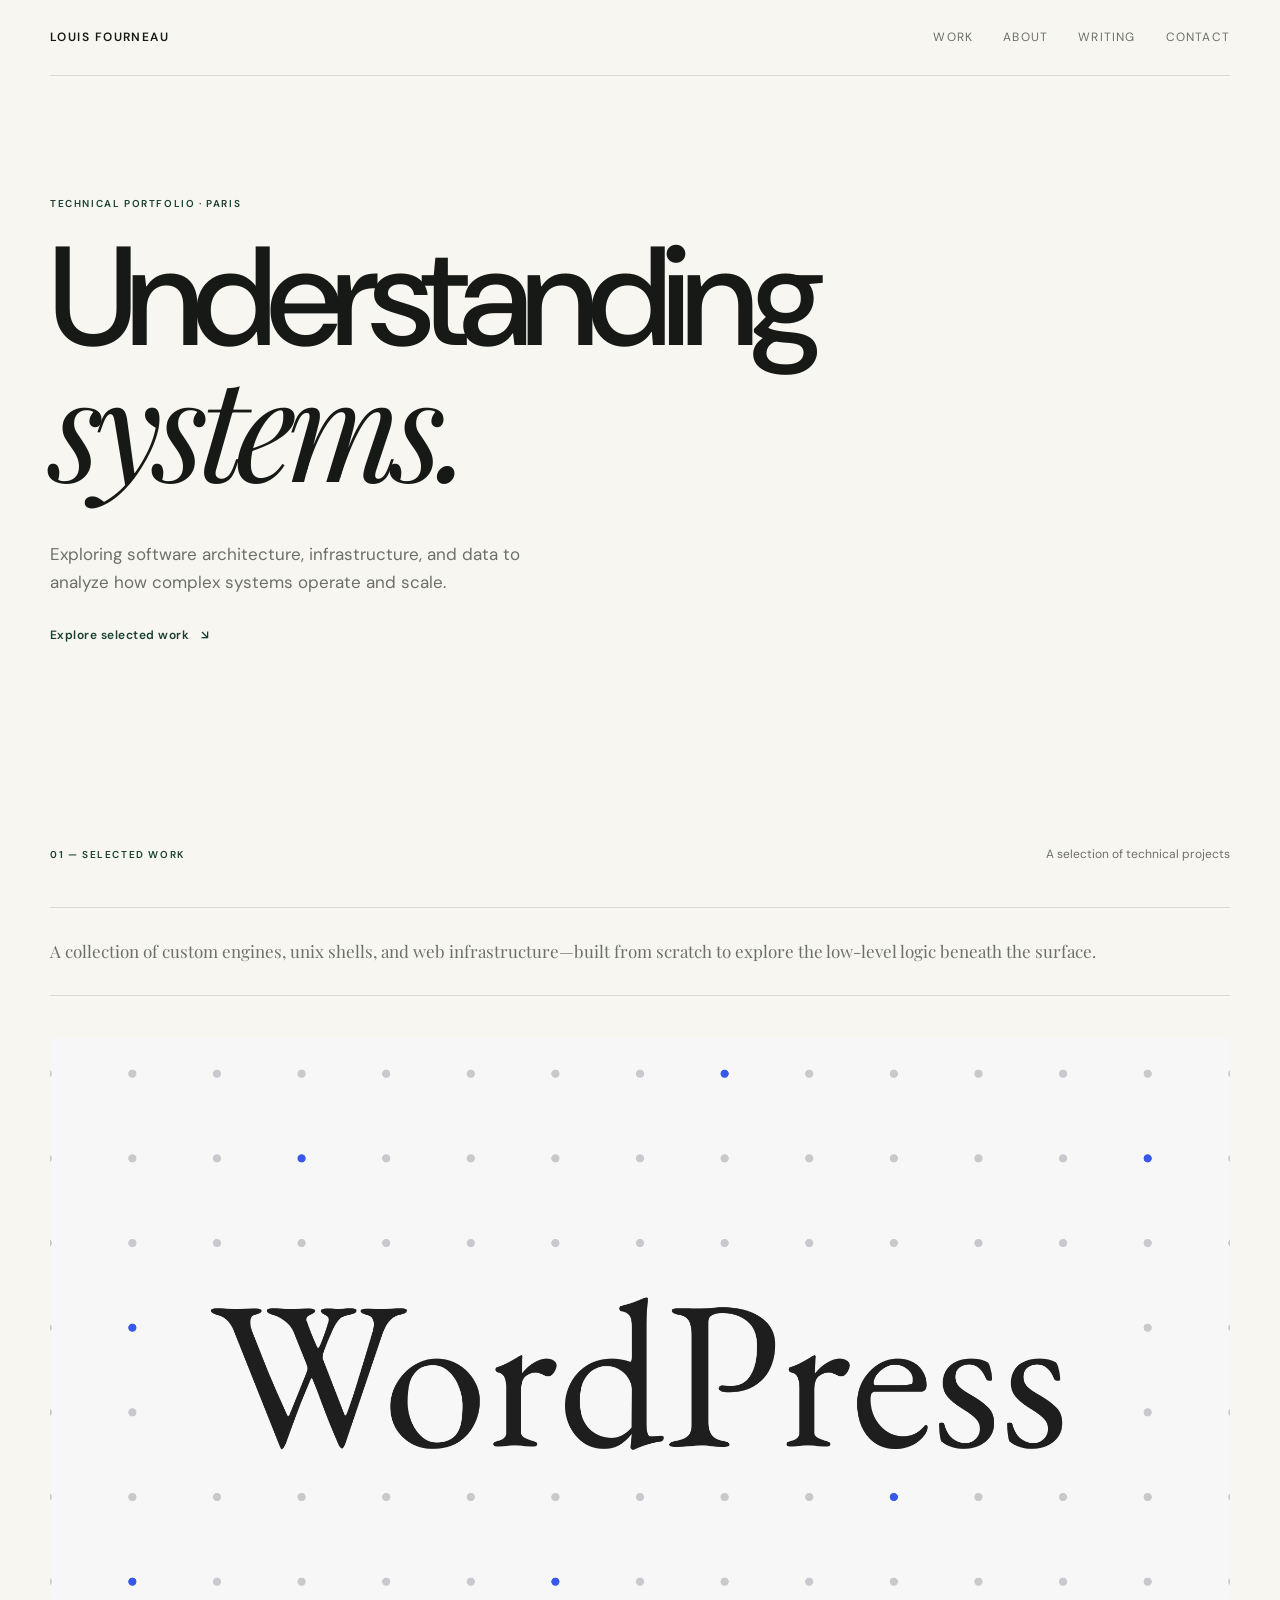
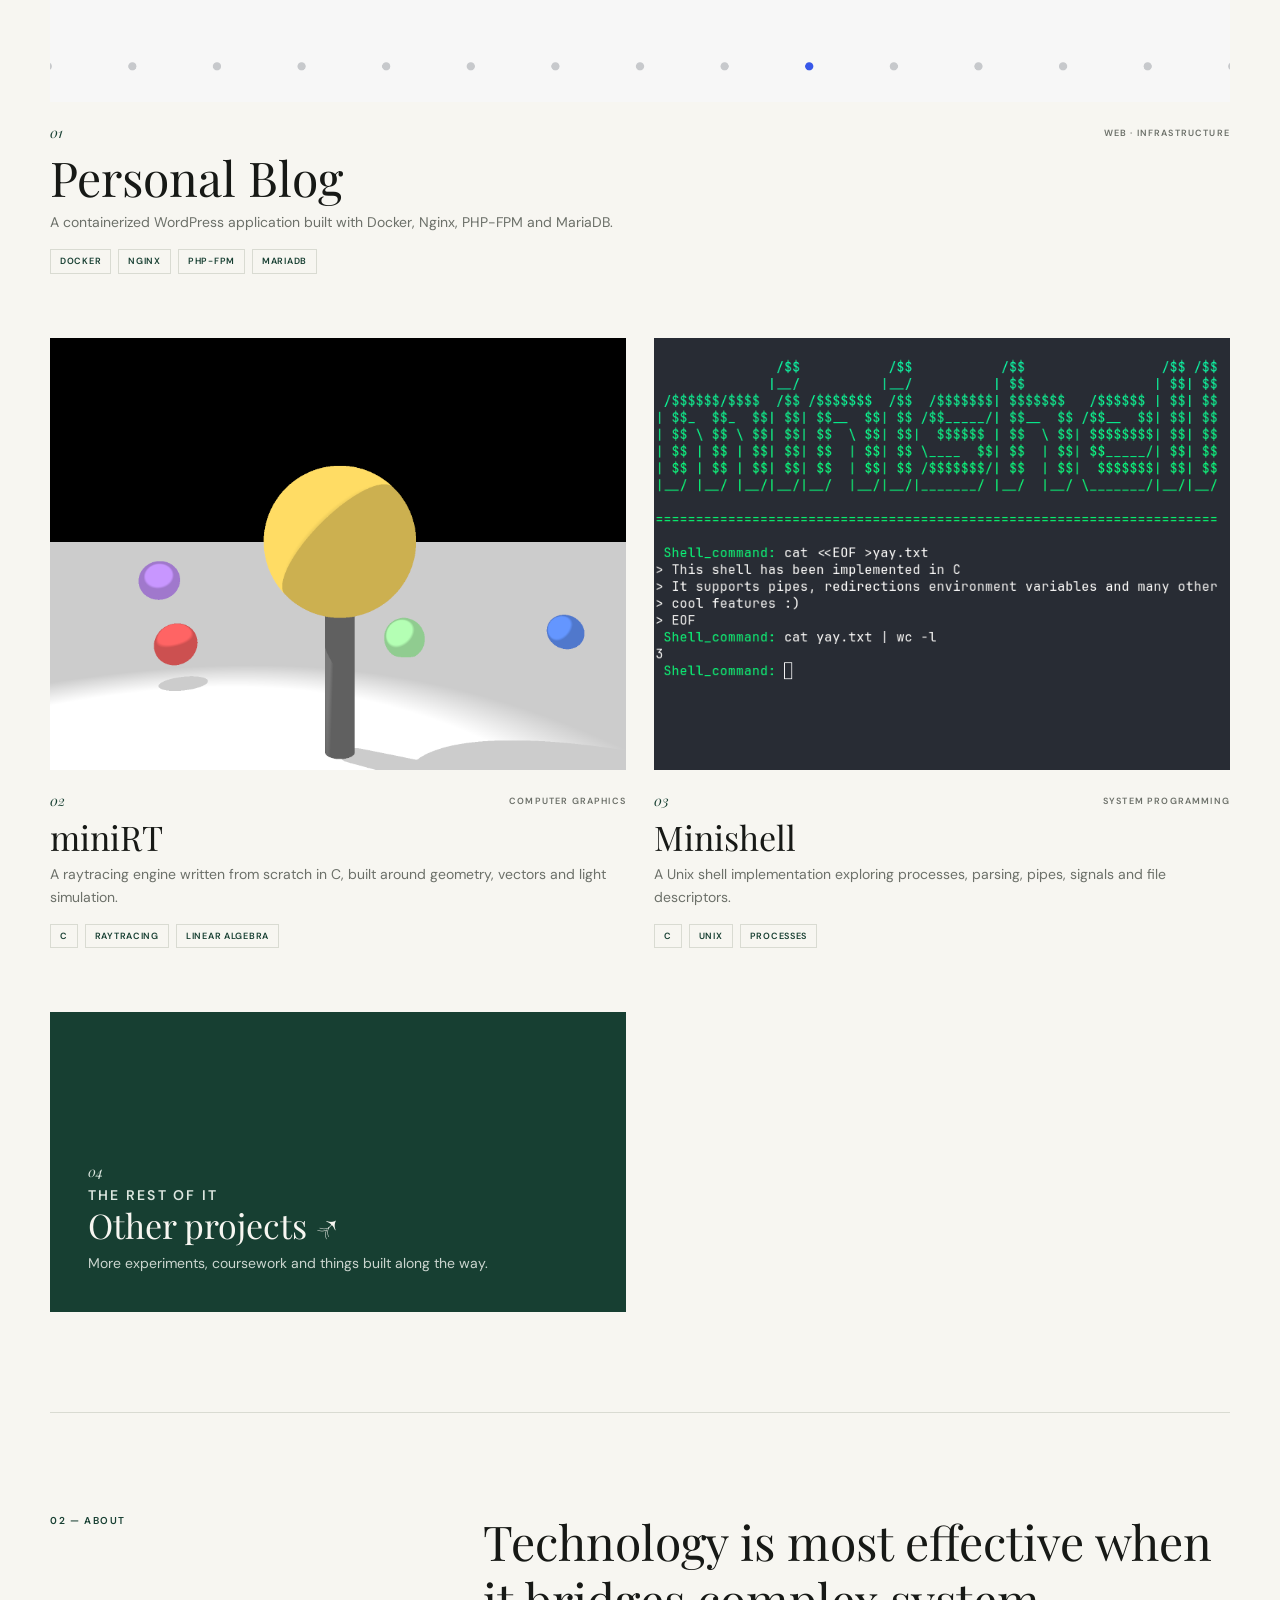
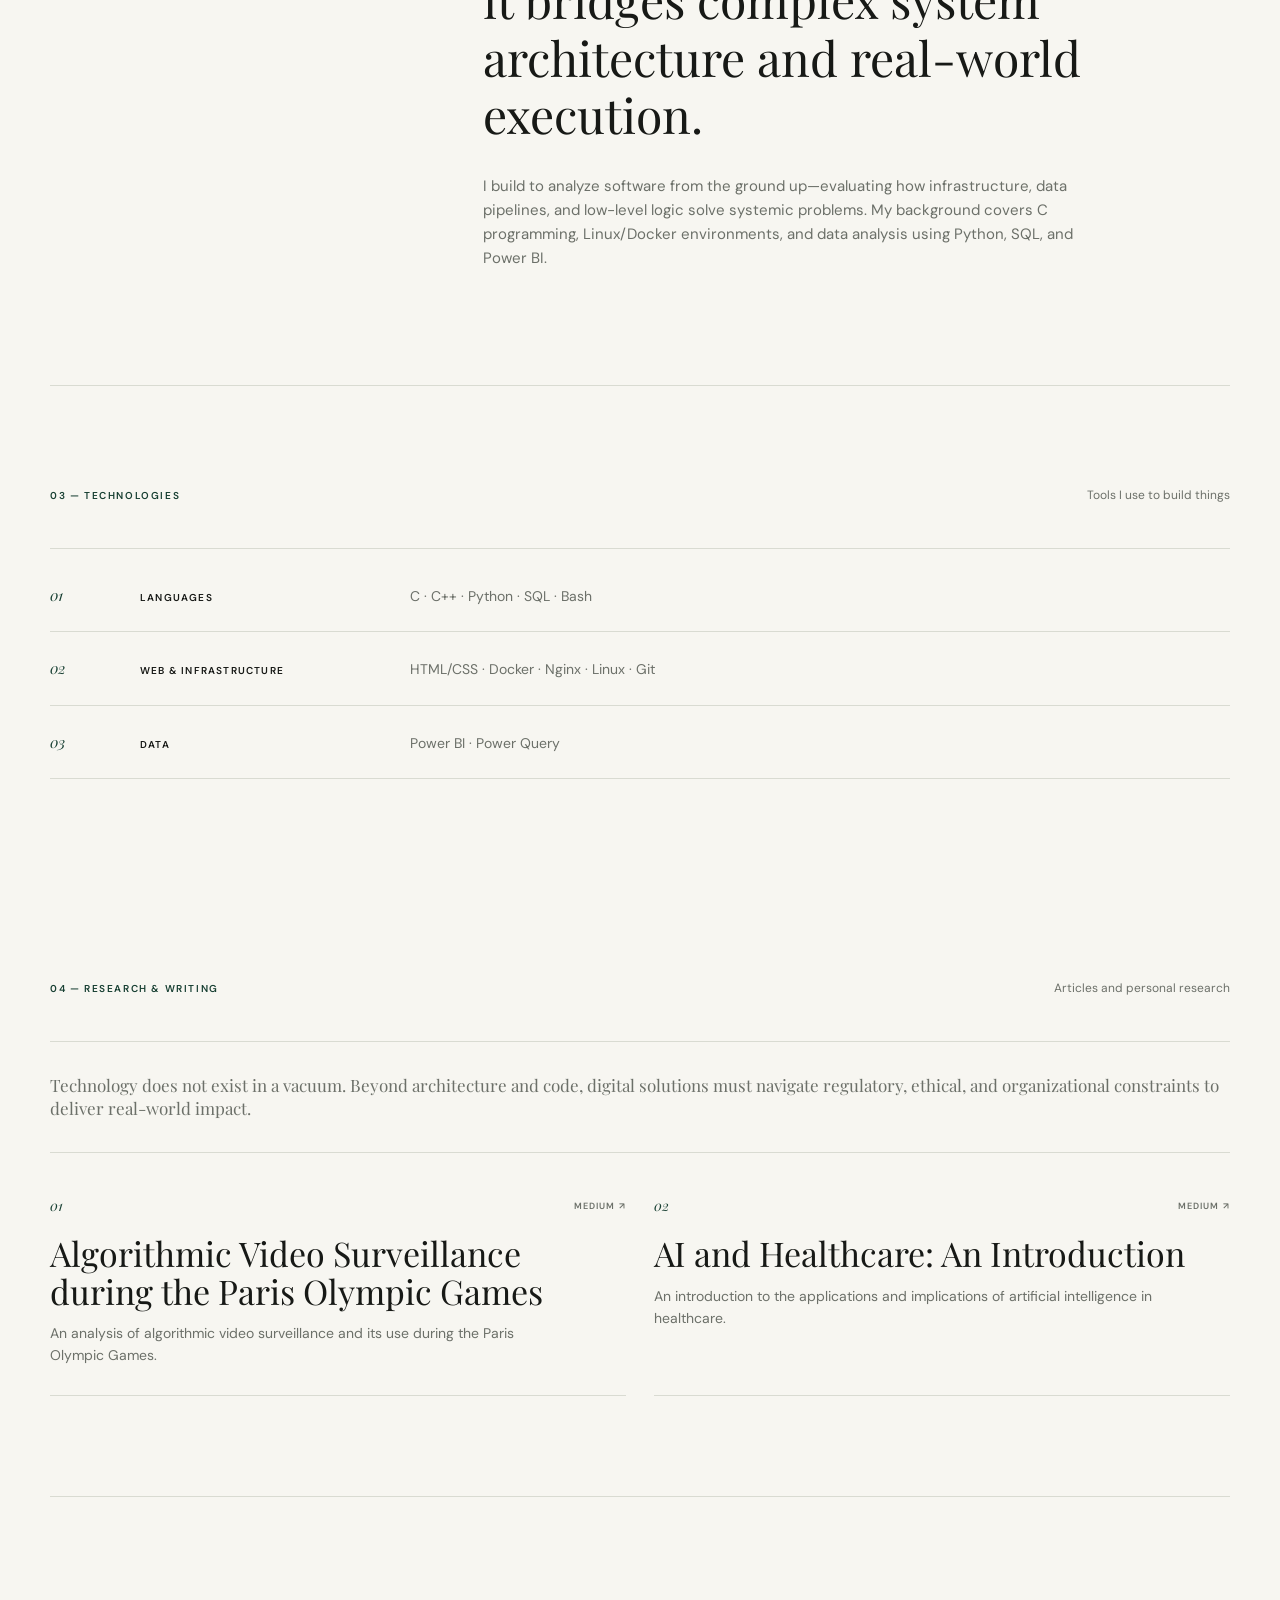
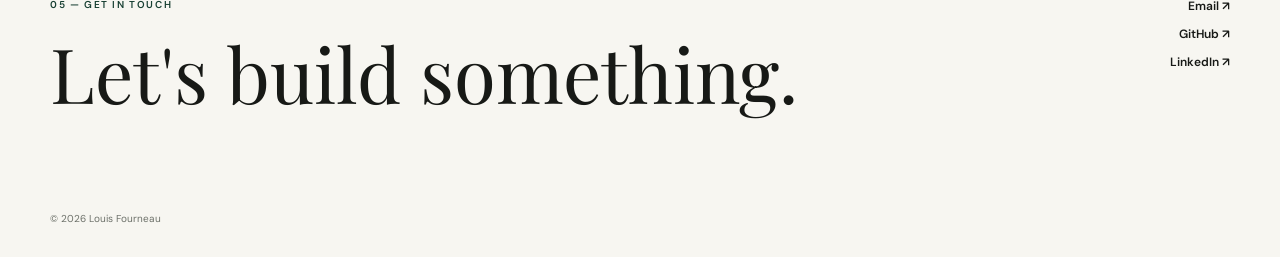
<file: index.html>
<!DOCTYPE html>
<html lang="en">
<head>
    <meta charset="UTF-8">

    <meta
        name="viewport"
        content="width=device-width, initial-scale=1.0"
    >

    <meta
        name="description"
        content="Louis Fourneau — Technical portfolio"
    >

    <title>Louis Fourneau — I develop things.</title>

    <link rel="preconnect" href="https://fonts.googleapis.com">
    <link rel="preconnect" href="https://fonts.gstatic.com" crossorigin>

    <link
        href="https://fonts.googleapis.com/css2?family=DM+Sans:wght@400;500;600&family=Playfair+Display:ital,wght@400;500;600&display=swap"
        rel="stylesheet"
    >

    <link rel="stylesheet" href="style.css">
</head>

<body>

    <!-- NAVIGATION -->

    <header class="site-header">

        <a href="#top" class="brand">
            LOUIS FOURNEAU
        </a>

        <nav>
            <a href="#work">Work</a>
            <a href="#about">About</a>
            <a href="#writing">Writing</a>
            <a href="#contact">Contact</a>
        </nav>

    </header>


    <main id="top">

        <!-- HERO -->

        <section class="hero">

            <p class="eyebrow">
                TECHNICAL PORTFOLIO · PARIS
            </p>

            <h1>
                Understanding <em>systems.</em>
            </h1>

            <p class="hero-copy">
	    	Exploring software architecture, infrastructure,
		and data to analyze how complex systems
		operate and scale.
            </p>

            <a href="#work" class="text-link">
                Explore selected work
                <span>↘</span>
            </a>

        </section>


        <!-- PROJECTS -->

        <section class="section" id="work">

            <div class="section-heading">

                <p class="eyebrow">
                    01 — SELECTED WORK
                </p>

                <p class="section-note">
                    A selection of technical projects
                </p>

            </div>
	    <div class="writing-intro-grid">
                <p class="writing-intro-lead">
		     A collection of custom engines, unix shells,
		     and web infrastructure—built from scratch to 
		     explore the low-level logic beneath the surface.
                </p>
            </div>

            <div class="project-grid">


                <!-- PROJECT 01 -->

                <a
                    href="projects/personal-blog.html"
                    class="project-card project-card-large"
                >

		    <img
		        src="images/personal-blog.png"
		        alt="Personal Blog"
		        class="project-image"
		    >
                    <div class="project-meta">

                        <span class="project-number">
                            01
                        </span>

                        <span class="project-type">
                            WEB · INFRASTRUCTURE
                        </span>

                    </div>

                    <h2>
                        Personal Blog
                    </h2>

                    <p>
                        A containerized WordPress application built
                        with Docker, Nginx, PHP-FPM and MariaDB.
                    </p>

                    <div class="tags">
                        <span>Docker</span>
                        <span>Nginx</span>
                        <span>PHP-FPM</span>
                        <span>MariaDB</span>
                    </div>

                </a>


                <!-- PROJECT 02 -->

                <a
                    href="projects/raytracer.html"
                    class="project-card"
                >
		    <img
		        src="images/raytracer.png"
		        alt="miniRT raytracer"
		        class="project-image"
		    >

                    <div class="project-meta">

                        <span class="project-number">
                            02
                        </span>

                        <span class="project-type">
                            COMPUTER GRAPHICS
                        </span>

                    </div>

                    <h2>
                        miniRT
                    </h2>

                    <p>
                        A raytracing engine written from scratch in C,
                        built around geometry, vectors and light simulation.
                    </p>

                    <div class="tags">
                        <span>C</span>
                        <span>Raytracing</span>
                        <span>Linear algebra</span>
                    </div>

                </a>


                <!-- PROJECT 03 -->

                <a
                    href="projects/minishell.html"
                    class="project-card"
                >
		    <img
		        src="images/minishell.png"
		        alt="Minishell"
		        class="project-image"
		    >
                    <div class="project-meta">

                        <span class="project-number">
                            03
                        </span>

                        <span class="project-type">
                            SYSTEM PROGRAMMING
                        </span>

                    </div>

                    <h2>
                        Minishell
                    </h2>

                    <p>
                        A Unix shell implementation exploring processes,
                        parsing, pipes, signals and file descriptors.
                    </p>

                    <div class="tags">
                        <span>C</span>
                        <span>Unix</span>
                        <span>Processes</span>
                    </div>

                </a>


                <!-- OTHER PROJECTS -->

                <a
                    href="https://github.com/lfourneau?tab=repositories"
                    target="_blank"
                    rel="noopener"
                    class="project-card project-card-other"
                >

                    <div class="other-project-content">

                        <span class="project-number">
                            04
                        </span>

                        <p class="eyebrow">
                            THE REST OF IT
                        </p>

                        <h2>
                            Other projects
                            <span>↗</span>
                        </h2>

                        <p>
                            More experiments, coursework and things
                            built along the way.
                        </p>

                    </div>

                </a>

            </div>

        </section>

	<!-- ABOUT -->

        <section class="section about-section" id="about">

            <div class="section-heading">

                <p class="eyebrow">
                    02 — ABOUT
                </p>

            </div>

            <div class="about-content">
                <p class="about-lead">
		    Technology is most effective when it bridges
		    complex system architecture and real-world execution.
		</p>

                <p class="about-body">
		    I build to analyze software from the ground up—evaluating
		    how infrastructure, data pipelines, and low-level
		    logic solve systemic problems. My background covers C programming,
		    Linux/Docker environments, and data analysis 
		    using Python, SQL, and Power BI.
                </p>
                </p>

            </div>

        </section>


        <!-- TECHNOLOGIES -->

        <section class="section tech-section" id="technologies">

            <div class="section-heading">

                <p class="eyebrow">
                    03 — TECHNOLOGIES
                </p>

                <p class="section-note">
                    Tools I use to build things
                </p>

            </div>


            <div class="tech-list">


                <div class="tech-row">

                    <span class="tech-index">
                        01
                    </span>

                    <span class="tech-category">
                        LANGUAGES
                    </span>

                    <span class="tech-items">
                        C · C++ · Python · SQL · Bash
                    </span>

                </div>


                <div class="tech-row">

                    <span class="tech-index">
                        02
                    </span>

                    <span class="tech-category">
                        WEB & INFRASTRUCTURE
                    </span>

                    <span class="tech-items">
                        HTML/CSS · Docker · Nginx · Linux · Git
                    </span>

                </div>


                <div class="tech-row">

                    <span class="tech-index">
                        03
                    </span>

                    <span class="tech-category">
                        DATA
                    </span>

                    <span class="tech-items">
                        Power BI · Power Query
                    </span>

                </div>


            </div>

        </section>

    </main>

	<!-- WRITING -->
	
	<section class="section" id="writing">
	
	    <div class="section-heading">
	
	        <p class="eyebrow">
	            04 — RESEARCH & WRITING
	        </p>
	
	        <p class="section-note">
	            Articles and personal research
	        </p>
	    </div>
	
	    <div class="writing-intro-grid">
	    	<p class="writing-intro-lead">
            		    Technology does not exist in a vacuum. Beyond 
	    	        architecture and code, digital solutions must
	    	        navigate regulatory, ethical, and organizational 
	    	        constraints to deliver real-world impact.
            	</p>	
	    </div>
	    <div class="writing-list">
	
	        <!-- ARTICLE 01 -->
	
	        <a
	            href="https://42ai.medium.com/algorithmic-video-surveillance-during-the-paris-olympic-games-696c70055678"
	            target="_blank"
	            rel="noopener"
	            class="writing-item"
	        >
	
	            <div class="writing-meta">
	
	                <span class="writing-number">
	                    01
	                </span>
	
	                <span class="writing-source">
	                    MEDIUM ↗
	                </span>
	
	            </div>
	
	            <h2>
			Algorithmic Video Surveillance during the Paris Olympic Games
	            </h2>
	
	            <p>
	                An analysis of algorithmic video surveillance
	                and its use during the Paris Olympic Games.
	            </p>
	
	        </a>
	
	
	        <!-- ARTICLE 02 -->
	
	        <a
	            href="https://42ai.medium.com/ai-and-healthcare-an-introduction-37b0bc72ba21"
	            target="_blank"
	            rel="noopener"
	            class="writing-item"
	        >
	
	            <div class="writing-meta">
	
	                <span class="writing-number">
	                    02
	                </span>
	
	                <span class="writing-source">
	                    MEDIUM ↗
	                </span>
	
	            </div>
	
	            <h2>
			AI and Healthcare: An Introduction
	            </h2>
	
	            <p>
	                An introduction to the applications and
	                implications of artificial intelligence in healthcare.
	            </p>
	
	        </a>
	
	
	    </div>
	
	</section>  

    <!-- FOOTER -->

    <footer class="site-footer" id="contact">

        <div>

            <p class="eyebrow">
                05 — GET IN TOUCH
            </p>

            <h2>
                Let's build something.
            </h2>

        </div>


        <div class="footer-links">

            <a href="mailto:lfourneau12345@gmail.com">
                Email ↗
            </a>

            <a
                href="https://github.com/lfourneau"
                target="_blank"
                rel="noopener"
            >
                GitHub ↗
            </a>

            <a href="https://www.linkedin.com/in/louis-fourneau-a57b661a7/">
                LinkedIn ↗
            </a>

        </div>


        <p class="copyright">
            © 2026 Louis Fourneau
        </p>

    </footer>

</body>
</html>
</file>
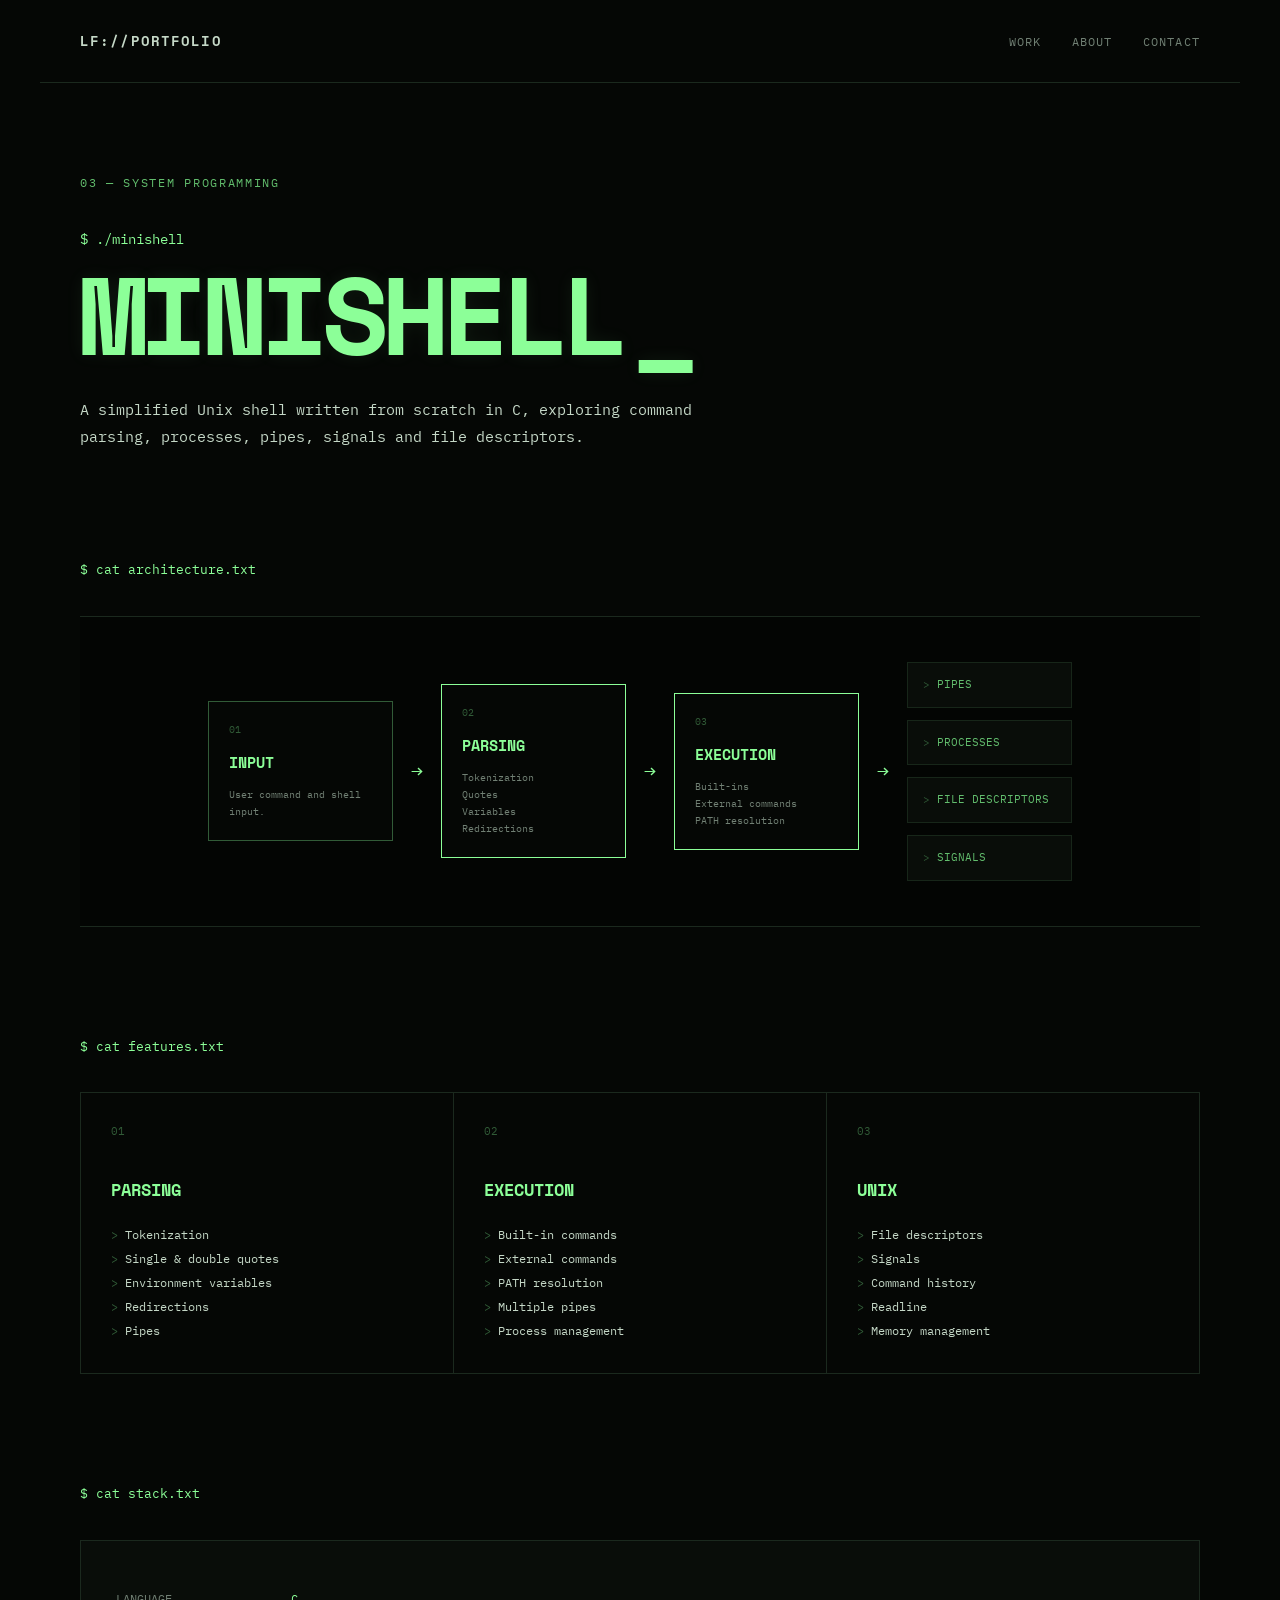
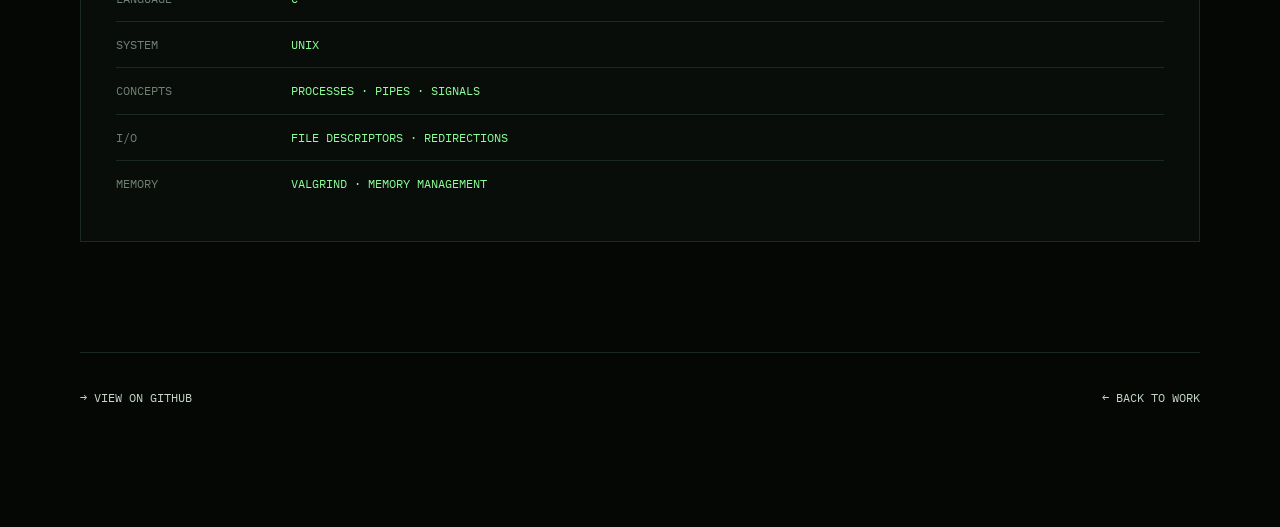
<file: projects/minishell.html>
<!DOCTYPE html>
<html lang="en">
<head>
    <meta charset="UTF-8">
    <meta name="viewport" content="width=device-width, initial-scale=1.0">

    <title>Minishell — Louis Fourneau</title>

    <link rel="stylesheet" href="../style.css">

    <link rel="preconnect" href="https://fonts.googleapis.com">
    <link rel="preconnect" href="https://fonts.gstatic.com" crossorigin>

    <link
        href="https://fonts.googleapis.com/css2?family=IBM+Plex+Mono:wght@400;500;600&family=Space+Mono:wght@400;700&display=swap"
        rel="stylesheet"
    >

    <style>

        /* =====================================================
           MINISHELL — TERMINAL VISUAL IDENTITY
           ===================================================== */

        :root {
            --shell-black: #050705;
            --shell-black-soft: #090d09;
            --shell-green: #8cff98;
            --shell-green-soft: #62bd6d;
            --shell-green-dim: #315b37;
            --shell-green-dark: #172619;
            --shell-text: #c5d8c7;
            --shell-muted: #718074;
            --shell-line: #1b291e;
        }


        /* =====================================================
           PAGE
           ===================================================== */

        body.minishell-page {
            background: var(--shell-black);
            color: var(--shell-text);
            font-family: "IBM Plex Mono", monospace;
        }

        .minishell-page a {
            color: inherit;
            text-decoration: none;
        }


        /* =====================================================
           HEADER
           ===================================================== */

        .terminal-header {
            max-width: 1200px;
            margin: 0 auto;
            padding: 30px 40px;

            display: flex;
            align-items: center;
            justify-content: space-between;

            border-bottom: 1px solid var(--shell-line);
        }

        .terminal-brand {
            color: var(--shell-green);
            font-family: "Space Mono", monospace;
            font-weight: 700;
            font-size: 14px;
            letter-spacing: 0.08em;
        }

        .terminal-nav {
            display: flex;
            gap: 30px;

            font-size: 12px;
            letter-spacing: 0.08em;
            color: var(--shell-muted);
        }

        .terminal-nav a {
            transition: color 0.2s ease;
        }

        .terminal-nav a:hover {
            color: var(--shell-green);
        }


        /* =====================================================
           MAIN
           ===================================================== */

        .terminal-main {
            max-width: 1200px;
            margin: 0 auto;
            padding: 90px 40px 120px;
        }


        /* =====================================================
           HERO
           ===================================================== */

        .terminal-kicker {
            margin-bottom: 35px;

            color: var(--shell-green-soft);
            font-size: 12px;
            letter-spacing: 0.14em;
            text-transform: uppercase;
        }

        .terminal-prompt {
            margin-bottom: 12px;

            color: var(--shell-green);
            font-size: 14px;
        }

        .terminal-prompt::before {
            content: "$ ";
        }

        .terminal-title {
            margin: 0;

            color: var(--shell-green);
            font-family: "Space Mono", monospace;
            font-size: clamp(48px, 9vw, 110px);
            line-height: 0.95;
            letter-spacing: -0.06em;
            font-weight: 700;

            text-shadow: 0 0 18px rgba(140, 255, 152, 0.08);
        }

        .terminal-cursor {
            display: inline-block;
            margin-left: 8px;
            color: var(--shell-green);

            animation: terminal-blink 1.1s steps(1) infinite;
        }

        @keyframes terminal-blink {
            50% {
                opacity: 0;
            }
        }

        .terminal-intro {
            max-width: 680px;
            margin-top: 30px;

            color: var(--shell-text);
            font-size: 15px;
            line-height: 1.8;
        }


        /* =====================================================
           ARCHITECTURE
           ===================================================== */

        .architecture-section {
            margin-top: 110px;
        }

        .terminal-command {
            margin-bottom: 35px;

            color: var(--shell-green);
            font-size: 13px;
        }

        .terminal-command::before {
            content: "$ ";
        }

        .architecture-wrapper {
            overflow-x: auto;

            padding: 45px 20px;

            border-top: 1px solid var(--shell-line);
            border-bottom: 1px solid var(--shell-line);

            background: #030503;
        }

        .architecture {
            min-width: 1050px;

            display: flex;
            align-items: center;
            justify-content: center;

            gap: 18px;
        }

        .architecture-node {
            width: 185px;
            min-height: 125px;
            padding: 20px;

            box-sizing: border-box;

            border: 1px solid var(--shell-green-dim);

            display: flex;
            flex-direction: column;
            justify-content: center;

            background: var(--shell-black);

            text-align: left;
        }

        .architecture-node.main {
            border-color: var(--shell-green);
        }

        .architecture-number {
            margin-bottom: 12px;

            color: var(--shell-green-dim);
            font-size: 10px;
        }

        .architecture-node h2 {
            margin: 0 0 12px;

            color: var(--shell-green);
            font-family: "Space Mono", monospace;
            font-size: 15px;
        }

        .architecture-node p {
            margin: 0;

            color: var(--shell-muted);
            font-size: 10px;
            line-height: 1.7;
        }

        .architecture-arrow {
            flex-shrink: 0;

            color: var(--shell-green);
            font-size: 20px;
        }

        .architecture-branches {
            display: flex;
            flex-direction: column;
            gap: 12px;
        }

        .architecture-branch {
            width: 165px;
            padding: 13px 15px;

            border: 1px solid var(--shell-green-dark);

            color: var(--shell-green-soft);
            font-size: 11px;

            background: var(--shell-black-soft);
        }

        .architecture-branch::before {
            content: "> ";
            color: var(--shell-green-dim);
        }


        /* =====================================================
           FEATURES
           ===================================================== */

        .features-section {
            margin-top: 110px;
        }

        .features-grid {
            display: grid;
            grid-template-columns: repeat(3, 1fr);

            border-top: 1px solid var(--shell-line);
            border-left: 1px solid var(--shell-line);
        }

        .feature {
            min-height: 230px;
            padding: 30px;

            border-right: 1px solid var(--shell-line);
            border-bottom: 1px solid var(--shell-line);
        }

        .feature-number {
            display: block;
            margin-bottom: 35px;

            color: var(--shell-green-dim);
            font-size: 11px;
        }

        .feature h2 {
            margin: 0 0 20px;

            color: var(--shell-green);
            font-family: "Space Mono", monospace;
            font-size: 17px;
        }

        .feature ul {
            margin: 0;
            padding: 0;

            list-style: none;

            color: var(--shell-text);
            font-size: 12px;
            line-height: 2;
        }

        .feature li::before {
            content: "> ";
            color: var(--shell-green-dim);
        }


        /* =====================================================
           STACK
           ===================================================== */

        .stack-section {
            margin-top: 110px;
        }

        .stack-terminal {
            padding: 35px;

            border: 1px solid var(--shell-line);

            background: var(--shell-black-soft);
        }

        .stack-line {
            display: flex;
            gap: 25px;

            padding: 13px 0;

            border-bottom: 1px solid var(--shell-line);

            font-size: 12px;
        }

        .stack-line:last-child {
            border-bottom: none;
        }

        .stack-label {
            width: 150px;
            flex-shrink: 0;

            color: var(--shell-muted);
        }

        .stack-value {
            color: var(--shell-green);
        }


        /* =====================================================
           FOOTER
           ===================================================== */

        .terminal-footer {
            margin-top: 110px;
            padding-top: 35px;

            border-top: 1px solid var(--shell-line);

            display: flex;
            align-items: center;
            justify-content: space-between;
        }

        .github-link {
            color: var(--shell-green);
            font-size: 12px;
        }

        .back-link {
            color: var(--shell-muted);
            font-size: 12px;
        }

        .back-link:hover,
        .github-link:hover {
            color: var(--shell-green);
        }


        /* =====================================================
           RESPONSIVE
           ===================================================== */

        @media (max-width: 800px) {

            .terminal-header {
                padding: 25px 20px;
            }

            .terminal-nav {
                gap: 15px;
            }

            .terminal-main {
                padding: 65px 20px 80px;
            }

            .architecture-wrapper {
                padding: 30px 10px;
            }

            .features-grid {
                grid-template-columns: 1fr;
            }

            .stack-line {
                flex-direction: column;
                gap: 5px;
            }

            .stack-label {
                width: auto;
            }

            .terminal-footer {
                flex-direction: column;
                align-items: flex-start;
                gap: 20px;
            }
        }

    </style>
</head>


<body class="minishell-page">


    <!-- =====================================================
         HEADER
         ===================================================== -->

    <header class="terminal-header">

        <a href="../index.html" class="terminal-brand">
            LF://PORTFOLIO
        </a>

        <nav class="terminal-nav">
            <a href="../index.html#work">WORK</a>
            <a href="../index.html#about">ABOUT</a>
            <a href="../index.html#contact">CONTACT</a>
        </nav>

    </header>


    <!-- =====================================================
         MAIN
         ===================================================== -->

    <main class="terminal-main">


        <!-- =================================================
             HERO
             ================================================= -->

        <section class="terminal-hero">

            <div class="terminal-kicker">
                03 — SYSTEM PROGRAMMING
            </div>

            <div class="terminal-prompt">
                ./minishell
            </div>

            <h1 class="terminal-title">
                MINISHELL<span class="terminal-cursor">_</span>
            </h1>

            <p class="terminal-intro">
                A simplified Unix shell written from scratch in C,
                exploring command parsing, processes, pipes,
                signals and file descriptors.
            </p>

        </section>


        <!-- =================================================
             ARCHITECTURE
             ================================================= -->

        <section class="architecture-section">

            <div class="terminal-command">
                cat architecture.txt
            </div>

            <div class="architecture-wrapper">

                <div class="architecture">


                    <!-- INPUT -->

                    <div class="architecture-node">

                        <span class="architecture-number">
                            01
                        </span>

                        <h2>INPUT</h2>

                        <p>
                            User command
                            and shell input.
                        </p>

                    </div>


                    <div class="architecture-arrow">
                        →
                    </div>


                    <!-- PARSING -->

                    <div class="architecture-node main">

                        <span class="architecture-number">
                            02
                        </span>

                        <h2>PARSING</h2>

                        <p>
                            Tokenization<br>
                            Quotes<br>
                            Variables<br>
                            Redirections
                        </p>

                    </div>


                    <div class="architecture-arrow">
                        →
                    </div>


                    <!-- EXECUTION -->

                    <div class="architecture-node main">

                        <span class="architecture-number">
                            03
                        </span>

                        <h2>EXECUTION</h2>

                        <p>
                            Built-ins<br>
                            External commands<br>
                            PATH resolution
                        </p>

                    </div>


                    <div class="architecture-arrow">
                        →
                    </div>


                    <!-- UNIX -->

                    <div class="architecture-branches">

                        <div class="architecture-branch">
                            PIPES
                        </div>

                        <div class="architecture-branch">
                            PROCESSES
                        </div>

                        <div class="architecture-branch">
                            FILE DESCRIPTORS
                        </div>

                        <div class="architecture-branch">
                            SIGNALS
                        </div>

                    </div>

                </div>

            </div>

        </section>


        <!-- =================================================
             FEATURES
             ================================================= -->

        <section class="features-section">

            <div class="terminal-command">
                cat features.txt
            </div>

            <div class="features-grid">


                <!-- PARSING -->

                <article class="feature">

                    <span class="feature-number">
                        01
                    </span>

                    <h2>PARSING</h2>

                    <ul>
                        <li>Tokenization</li>
                        <li>Single & double quotes</li>
                        <li>Environment variables</li>
                        <li>Redirections</li>
                        <li>Pipes</li>
                    </ul>

                </article>


                <!-- EXECUTION -->

                <article class="feature">

                    <span class="feature-number">
                        02
                    </span>

                    <h2>EXECUTION</h2>

                    <ul>
                        <li>Built-in commands</li>
                        <li>External commands</li>
                        <li>PATH resolution</li>
                        <li>Multiple pipes</li>
                        <li>Process management</li>
                    </ul>

                </article>


                <!-- UNIX -->

                <article class="feature">

                    <span class="feature-number">
                        03
                    </span>

                    <h2>UNIX</h2>

                    <ul>
                        <li>File descriptors</li>
                        <li>Signals</li>
                        <li>Command history</li>
                        <li>Readline</li>
                        <li>Memory management</li>
                    </ul>

                </article>

            </div>

        </section>


        <!-- =================================================
             STACK
             ================================================= -->

        <section class="stack-section">

            <div class="terminal-command">
                cat stack.txt
            </div>

            <div class="stack-terminal">

                <div class="stack-line">

                    <span class="stack-label">
                        LANGUAGE
                    </span>

                    <span class="stack-value">
                        C
                    </span>

                </div>


                <div class="stack-line">

                    <span class="stack-label">
                        SYSTEM
                    </span>

                    <span class="stack-value">
                        UNIX
                    </span>

                </div>


                <div class="stack-line">

                    <span class="stack-label">
                        CONCEPTS
                    </span>

                    <span class="stack-value">
                        PROCESSES · PIPES · SIGNALS
                    </span>

                </div>


                <div class="stack-line">

                    <span class="stack-label">
                        I/O
                    </span>

                    <span class="stack-value">
                        FILE DESCRIPTORS · REDIRECTIONS
                    </span>

                </div>


                <div class="stack-line">

                    <span class="stack-label">
                        MEMORY
                    </span>

                    <span class="stack-value">
                        VALGRIND · MEMORY MANAGEMENT
                    </span>

                </div>

            </div>

        </section>


        <!-- =================================================
             FOOTER
             ================================================= -->

        <footer class="terminal-footer">

            <a
                href="https://github.com/lfourneau/minishell"
                target="_blank"
                rel="noopener noreferrer"
                class="github-link"
            >
                → VIEW ON GITHUB
            </a>

            <a
                href="../index.html#work"
                class="back-link"
            >
                ← BACK TO WORK
            </a>

        </footer>


    </main>

</body>
</html>
</file>
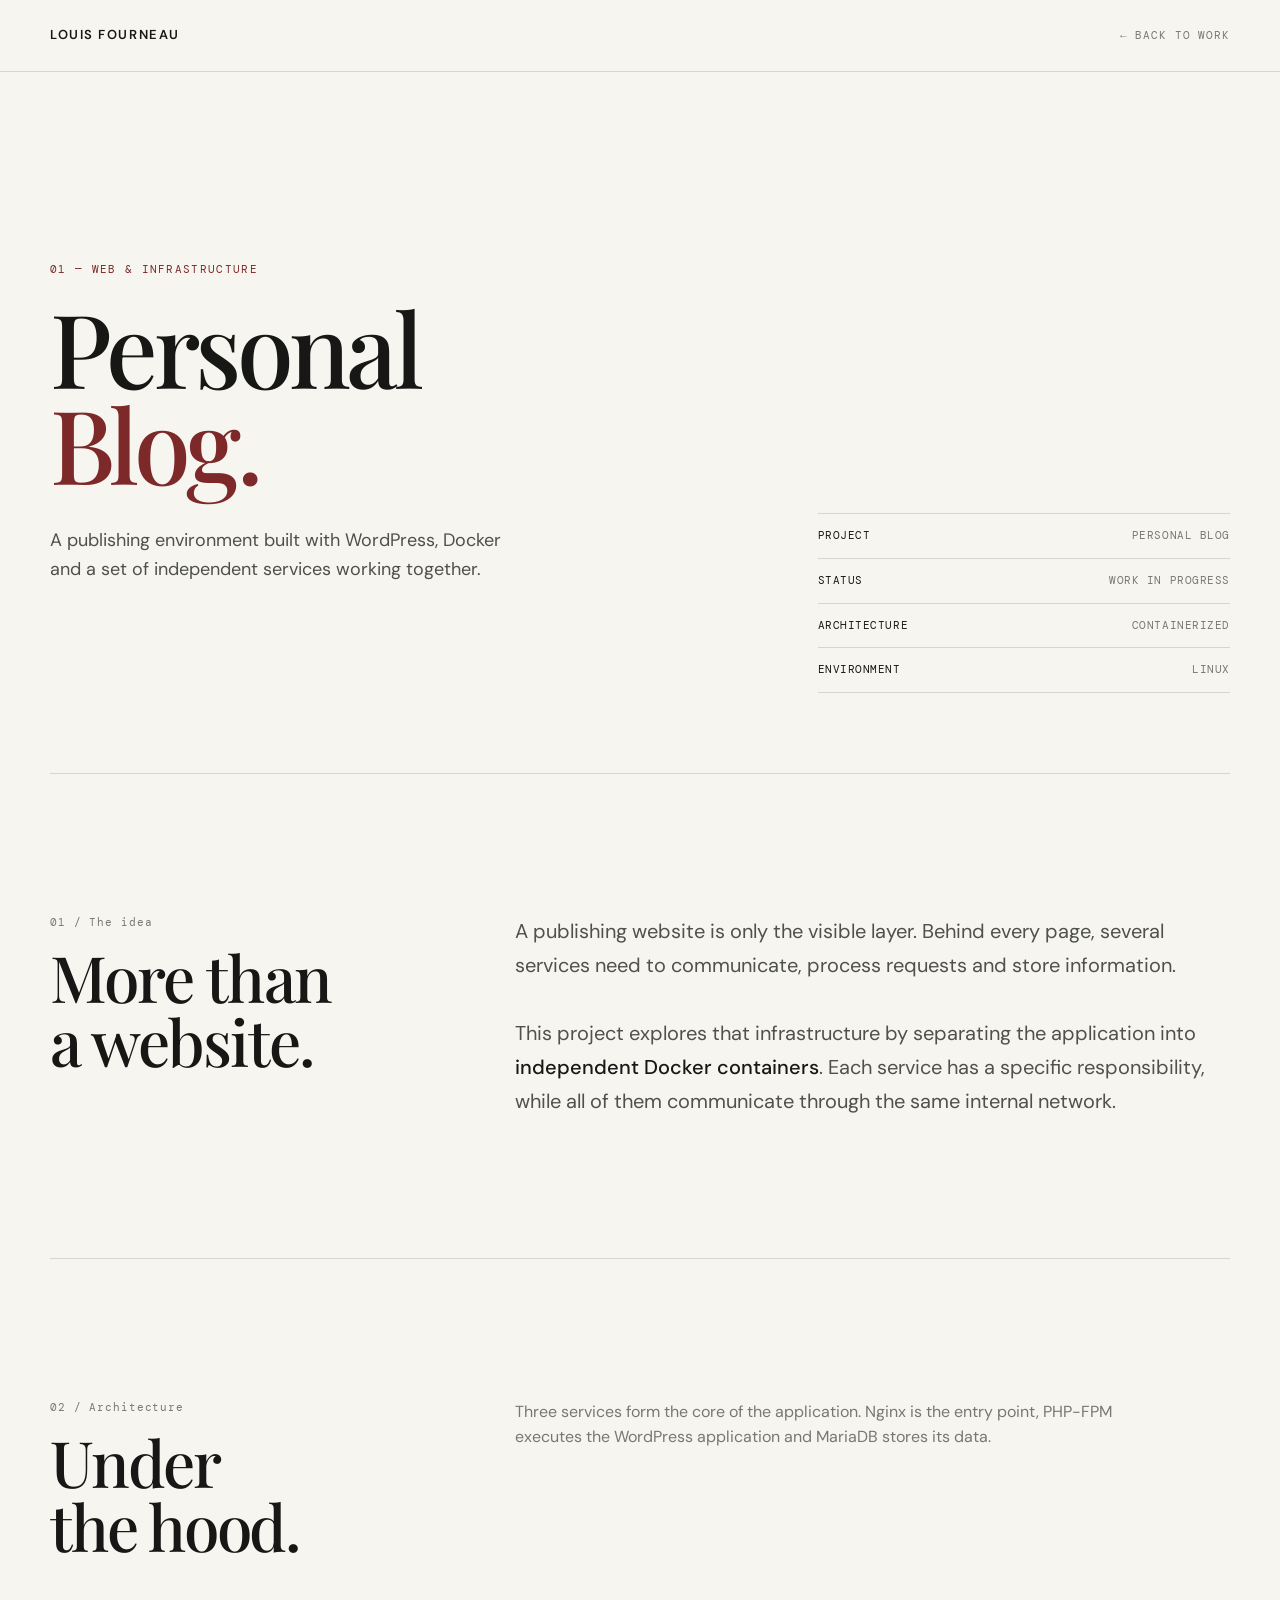
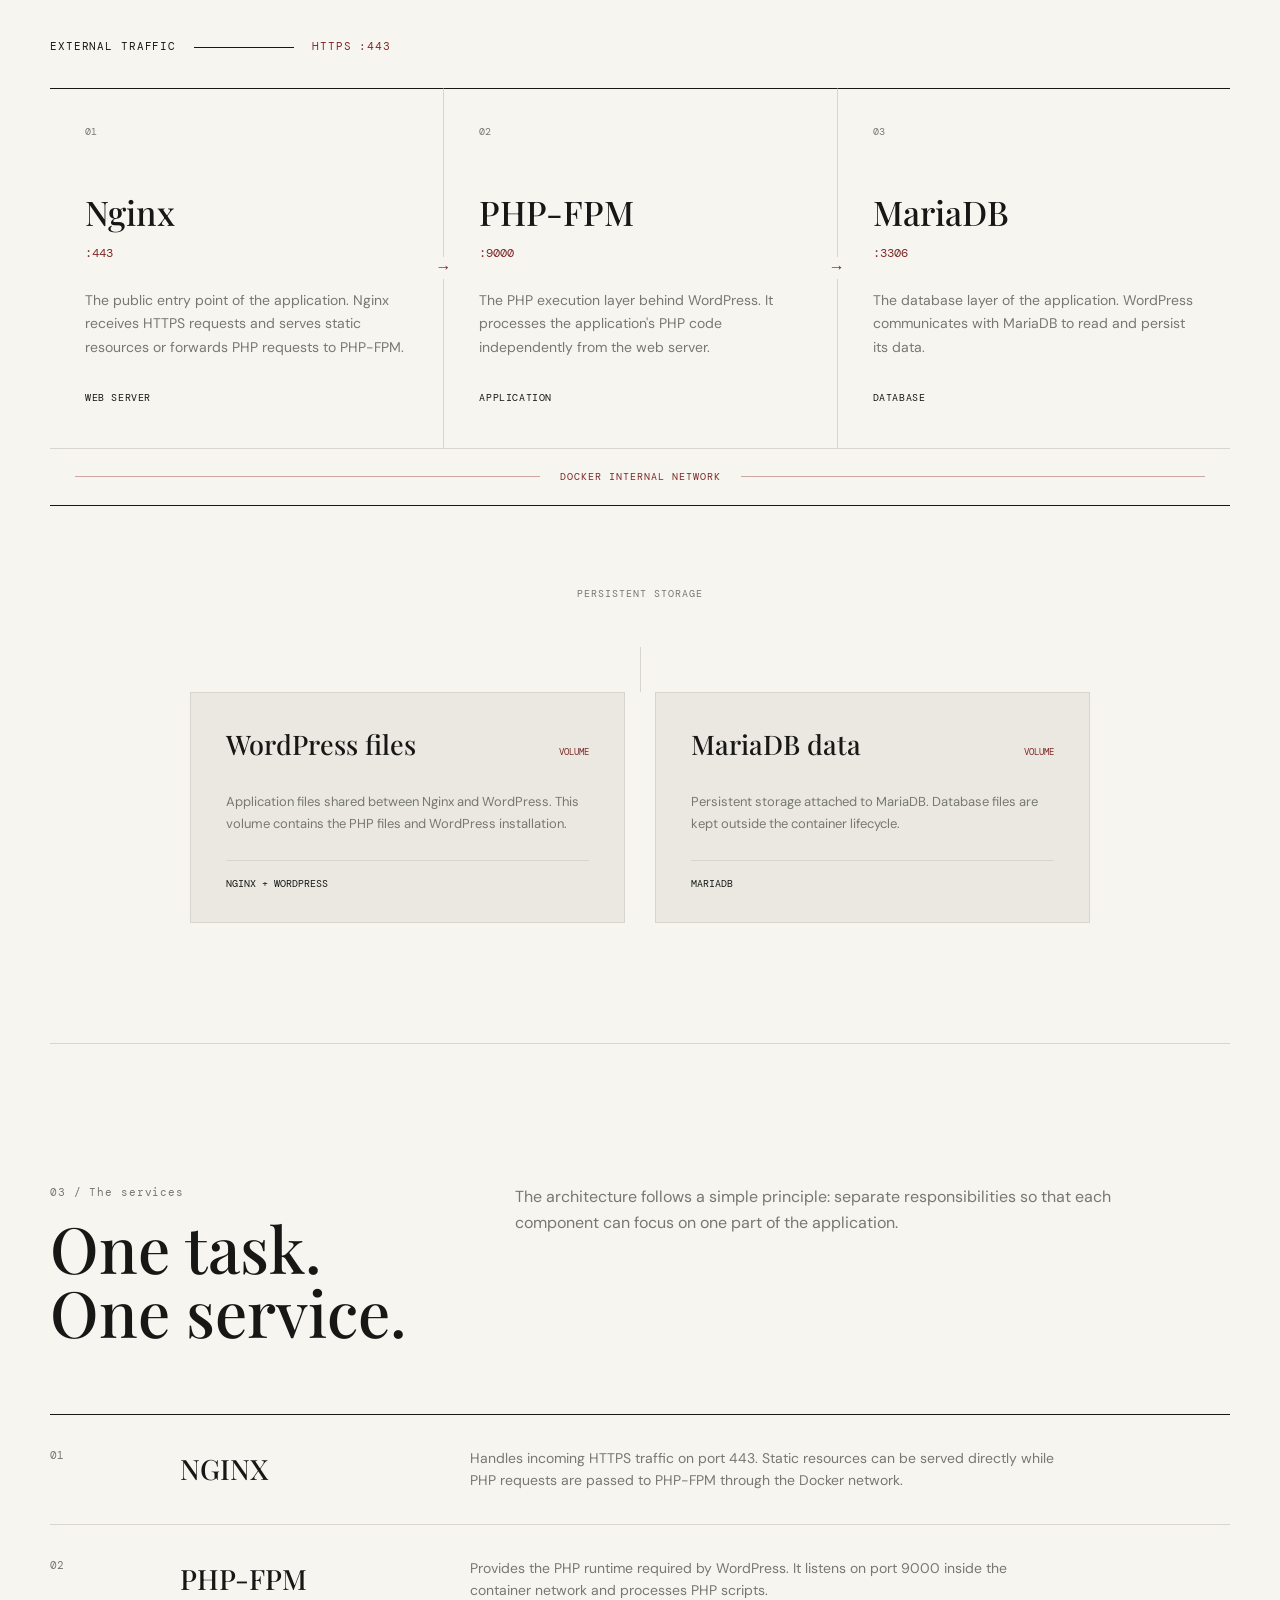
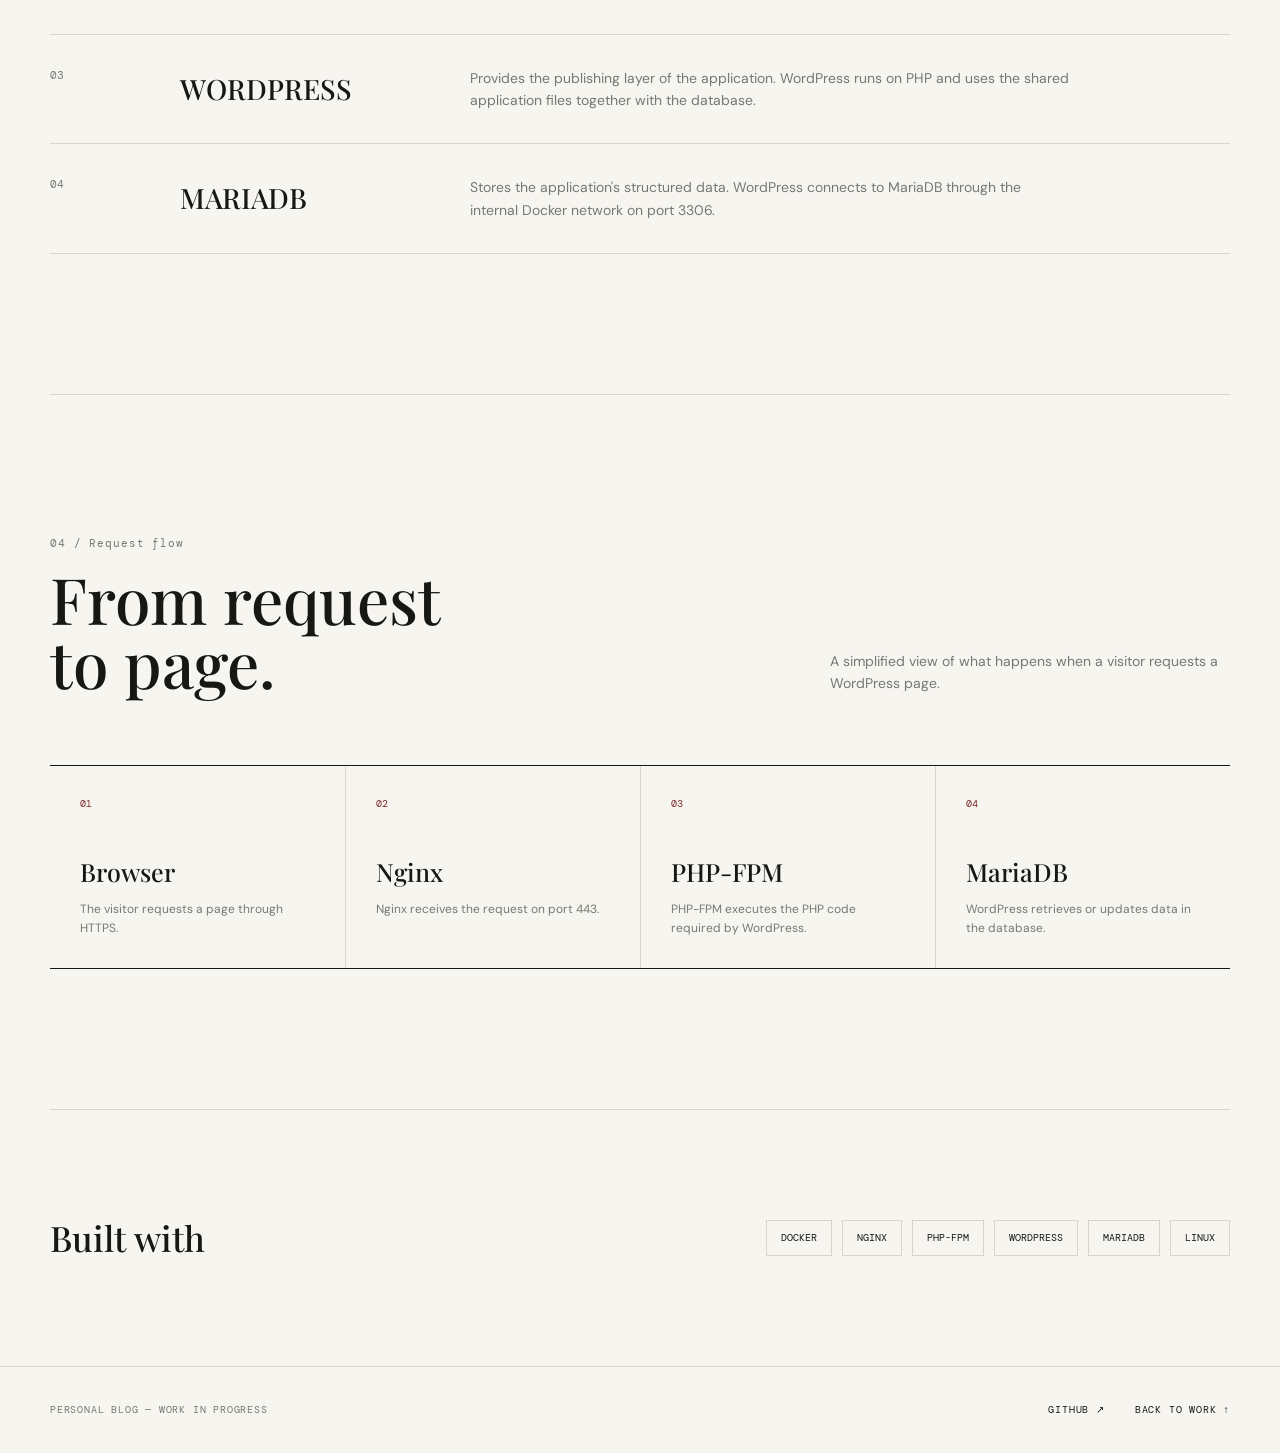
<file: projects/personal-blog.html>
<!DOCTYPE html>
<html lang="en">
<head>
    <meta charset="UTF-8">
    <meta name="viewport" content="width=device-width, initial-scale=1.0">

    <title>Personal Blog — Louis Fourneau</title>

    <link rel="preconnect" href="https://fonts.googleapis.com">
    <link rel="preconnect" href="https://fonts.gstatic.com" crossorigin>
    <link href="https://fonts.googleapis.com/css2?family=DM+Mono:wght@400;500&family=DM+Sans:wght@400;500;600&family=Playfair+Display:wght@500;600&display=swap" rel="stylesheet">

    <style>
        :root {
            --paper: #f7f5f0;
            --paper-dark: #ebe8e1;
            --ink: #171816;
            --muted: #777872;
            --line: #d8d5cd;
            --accent: #7d2929;
            --accent-soft: #a45a5a;
            --white: #ffffff;
        }

        * {
            margin: 0;
            padding: 0;
            box-sizing: border-box;
        }

        html {
            scroll-behavior: smooth;
        }

        body {
            background: var(--paper);
            color: var(--ink);
            font-family: "DM Sans", sans-serif;
            line-height: 1.6;
        }

        a {
            color: inherit;
            text-decoration: none;
        }

        /* -------------------------
           HEADER
        ------------------------- */

        header {
            width: 100%;
            border-bottom: 1px solid var(--line);
        }

        .nav {
            max-width: 1400px;
            margin: auto;
            padding: 25px 50px;
            display: flex;
            justify-content: space-between;
            align-items: center;
        }

        .brand {
            font-size: 13px;
            font-weight: 600;
            letter-spacing: 0.12em;
        }

        .back {
            font-family: "DM Mono", monospace;
            font-size: 11px;
            text-transform: uppercase;
            letter-spacing: 0.08em;
            color: var(--muted);
            transition: color 0.2s ease;
        }

        .back:hover {
            color: var(--accent);
        }

        /* -------------------------
           GENERAL
        ------------------------- */

        main {
            max-width: 1400px;
            margin: auto;
            padding: 0 50px;
        }

        .eyebrow {
            font-family: "DM Mono", monospace;
            font-size: 11px;
            letter-spacing: 0.12em;
            text-transform: uppercase;
            color: var(--accent);
            margin-bottom: 20px;
        }

        .section-number {
            font-family: "DM Mono", monospace;
            font-size: 11px;
            color: var(--muted);
            letter-spacing: 0.08em;
            margin-bottom: 14px;
        }

        /* -------------------------
           HERO
        ------------------------- */

        .hero {
            min-height: 78vh;
            display: grid;
            grid-template-columns: 1.25fr 0.75fr;
            align-items: center;
            gap: 80px;
            border-bottom: 1px solid var(--line);
        }

        .hero h1 {
            font-family: "Playfair Display", serif;
            font-size: clamp(58px, 8vw, 125px);
            line-height: 0.94;
            font-weight: 500;
            letter-spacing: -0.045em;
            max-width: 900px;
        }

        .hero h1 span {
            color: var(--accent);
        }

        .hero-description {
            max-width: 480px;
            font-size: 18px;
            color: #4e504b;
            margin-top: 35px;
        }

        .hero-meta {
            align-self: end;
            padding-bottom: 80px;
        }

        .meta-row {
            display: flex;
            justify-content: space-between;
            gap: 40px;
            border-top: 1px solid var(--line);
            padding: 13px 0;
            font-family: "DM Mono", monospace;
            font-size: 11px;
            text-transform: uppercase;
            letter-spacing: 0.05em;
        }

        .meta-row:last-child {
            border-bottom: 1px solid var(--line);
        }

        .meta-value {
            color: var(--muted);
            text-align: right;
        }

        /* -------------------------
           INTRO
        ------------------------- */

        .intro {
            display: grid;
            grid-template-columns: 0.7fr 1.3fr;
            gap: 80px;
            padding: 140px 0;
            border-bottom: 1px solid var(--line);
        }

        .intro h2 {
            font-family: "Playfair Display", serif;
            font-size: clamp(40px, 5vw, 70px);
            line-height: 1;
            font-weight: 500;
            letter-spacing: -0.03em;
        }

        .intro-copy {
            max-width: 700px;
            font-size: 20px;
            line-height: 1.7;
            color: #4f514c;
        }

        .intro-copy strong {
            color: var(--ink);
            font-weight: 500;
        }

        /* -------------------------
           ARCHITECTURE
        ------------------------- */

        .architecture {
            padding: 140px 0 120px;
            border-bottom: 1px solid var(--line);
        }

        .architecture-header {
            display: grid;
            grid-template-columns: 0.7fr 1.3fr;
            gap: 80px;
            margin-bottom: 80px;
        }

        .architecture-header h2 {
            font-family: "Playfair Display", serif;
            font-size: clamp(42px, 5vw, 72px);
            font-weight: 500;
            line-height: 1;
            letter-spacing: -0.035em;
        }

        .architecture-header p {
            max-width: 650px;
            color: var(--muted);
            font-size: 16px;
        }

        /* External connection */

        .external {
            display: flex;
            align-items: center;
            gap: 18px;
            margin-bottom: 32px;
            font-family: "DM Mono", monospace;
            font-size: 11px;
            text-transform: uppercase;
            letter-spacing: 0.08em;
        }

        .external-line {
            height: 1px;
            width: 100px;
            background: var(--ink);
        }

        .external-port {
            color: var(--accent);
        }

        /* Services */

        .services {
            display: grid;
            grid-template-columns: repeat(3, 1fr);
            position: relative;
        }

        .service {
            position: relative;
            padding: 35px 35px 42px;
            border-top: 1px solid var(--ink);
            border-bottom: 1px solid var(--line);
        }

        .service + .service {
            border-left: 1px solid var(--line);
        }

        .service-index {
            font-family: "DM Mono", monospace;
            font-size: 10px;
            color: var(--muted);
            margin-bottom: 45px;
        }

        .service h3 {
            font-family: "Playfair Display", serif;
            font-size: 34px;
            font-weight: 500;
            margin-bottom: 5px;
        }

        .service-port {
            font-family: "DM Mono", monospace;
            color: var(--accent);
            font-size: 12px;
            margin-bottom: 25px;
        }

        .service p {
            color: var(--muted);
            max-width: 330px;
            font-size: 14px;
            line-height: 1.7;
        }

        .service-tag {
            margin-top: 30px;
            font-family: "DM Mono", monospace;
            font-size: 10px;
            text-transform: uppercase;
            letter-spacing: 0.06em;
            color: var(--ink);
        }

        /* Arrows */

        .service:not(:last-child)::after {
            content: "→";
            position: absolute;
            right: -11px;
            top: 50%;
            transform: translateY(-50%);
            width: 22px;
            height: 22px;
            background: var(--paper);
            text-align: center;
            line-height: 20px;
            z-index: 3;
            font-family: "DM Mono", monospace;
            color: var(--accent);
        }

        /* Docker network */

        .network {
            margin-top: 0;
            border-bottom: 1px solid var(--ink);
            padding: 20px 25px;
            display: flex;
            align-items: center;
            justify-content: center;
            gap: 20px;
            font-family: "DM Mono", monospace;
            font-size: 10px;
            text-transform: uppercase;
            letter-spacing: 0.1em;
            color: var(--accent);
        }

        .network-line {
            height: 1px;
            flex: 1;
            background: var(--accent-soft);
            opacity: 0.5;
        }

        /* -------------------------
           VOLUMES
        ------------------------- */

        .storage {
            padding-top: 80px;
        }

        .storage-label {
            font-family: "DM Mono", monospace;
            font-size: 10px;
            text-transform: uppercase;
            letter-spacing: 0.1em;
            color: var(--muted);
            text-align: center;
            margin-bottom: 45px;
        }

        .storage-line {
            width: 1px;
            height: 45px;
            background: var(--line);
            margin: 0 auto;
        }

        .volumes {
            display: grid;
            grid-template-columns: repeat(2, 1fr);
            gap: 30px;
            max-width: 900px;
            margin: 0 auto;
        }

        .volume {
            background: var(--paper-dark);
            padding: 30px 35px;
            border: 1px solid var(--line);
        }

        .volume-header {
            display: flex;
            justify-content: space-between;
            align-items: baseline;
            gap: 20px;
            margin-bottom: 25px;
        }

        .volume h3 {
            font-family: "Playfair Display", serif;
            font-size: 27px;
            font-weight: 500;
        }

        .volume-type {
            font-family: "DM Mono", monospace;
            font-size: 9px;
            text-transform: uppercase;
            color: var(--accent);
        }

        .volume p {
            color: var(--muted);
            font-size: 13px;
            line-height: 1.7;
        }

        .volume-path {
            margin-top: 25px;
            padding-top: 15px;
            border-top: 1px solid var(--line);
            font-family: "DM Mono", monospace;
            font-size: 10px;
            color: var(--ink);
        }

        /* -------------------------
           SERVICES DETAIL
        ------------------------- */

        .details {
            padding: 140px 0;
            border-bottom: 1px solid var(--line);
        }

        .details-heading {
            display: grid;
            grid-template-columns: 0.7fr 1.3fr;
            gap: 80px;
            margin-bottom: 70px;
        }

        .details-heading h2 {
            font-family: "Playfair Display", serif;
            font-size: clamp(42px, 5vw, 70px);
            line-height: 1;
            font-weight: 500;
        }

        .details-heading p {
            max-width: 600px;
            color: var(--muted);
        }

        .detail-list {
            border-top: 1px solid var(--ink);
        }

        .detail {
            display: grid;
            grid-template-columns: 90px 250px 1fr;
            gap: 40px;
            align-items: start;
            padding: 32px 0;
            border-bottom: 1px solid var(--line);
        }

        .detail-number {
            font-family: "DM Mono", monospace;
            font-size: 11px;
            color: var(--muted);
        }

        .detail h3 {
            font-family: "Playfair Display", serif;
            font-size: 28px;
            font-weight: 500;
        }

        .detail p {
            color: var(--muted);
            max-width: 600px;
            font-size: 14px;
        }

        /* -------------------------
           REQUEST FLOW
        ------------------------- */

        .flow {
            padding: 140px 0;
            border-bottom: 1px solid var(--line);
        }

        .flow-header {
            display: flex;
            justify-content: space-between;
            align-items: end;
            margin-bottom: 70px;
        }

        .flow-header h2 {
            font-family: "Playfair Display", serif;
            font-size: clamp(42px, 5vw, 70px);
            line-height: 1;
            font-weight: 500;
        }

        .flow-header p {
            max-width: 400px;
            color: var(--muted);
            font-size: 14px;
        }

        .flow-track {
            display: grid;
            grid-template-columns: repeat(4, 1fr);
            border-top: 1px solid var(--ink);
            border-bottom: 1px solid var(--ink);
        }

        .flow-step {
            padding: 30px;
            min-height: 180px;
        }

        .flow-step + .flow-step {
            border-left: 1px solid var(--line);
        }

        .flow-step-number {
            font-family: "DM Mono", monospace;
            color: var(--accent);
            font-size: 10px;
            margin-bottom: 40px;
        }

        .flow-step h3 {
            font-family: "Playfair Display", serif;
            font-size: 25px;
            font-weight: 500;
            margin-bottom: 8px;
        }

        .flow-step p {
            color: var(--muted);
            font-size: 12px;
        }

        /* -------------------------
           STACK
        ------------------------- */

        .stack {
            padding: 100px 0;
            display: flex;
            justify-content: space-between;
            align-items: center;
            gap: 50px;
        }

        .stack h2 {
            font-family: "Playfair Display", serif;
            font-size: 35px;
            font-weight: 500;
        }

        .stack-list {
            display: flex;
            flex-wrap: wrap;
            justify-content: flex-end;
            gap: 10px;
            max-width: 700px;
        }

        .stack-item {
            border: 1px solid var(--line);
            padding: 9px 14px;
            font-family: "DM Mono", monospace;
            font-size: 10px;
            text-transform: uppercase;
        }

        /* -------------------------
           FOOTER
        ------------------------- */

        footer {
            border-top: 1px solid var(--line);
        }

        .footer-inner {
            max-width: 1400px;
            margin: auto;
            padding: 35px 50px;
            display: flex;
            justify-content: space-between;
            align-items: center;
        }

        .footer-left {
            font-family: "DM Mono", monospace;
            font-size: 10px;
            color: var(--muted);
            text-transform: uppercase;
            letter-spacing: 0.08em;
        }

        .footer-links {
            display: flex;
            gap: 30px;
            font-family: "DM Mono", monospace;
            font-size: 10px;
            text-transform: uppercase;
            letter-spacing: 0.08em;
        }

        .footer-links a:hover {
            color: var(--accent);
        }

        /* -------------------------
           RESPONSIVE
        ------------------------- */

        @media (max-width: 900px) {

            main {
                padding: 0 25px;
            }

            .nav {
                padding: 20px 25px;
            }

            .hero,
            .intro,
            .architecture-header,
            .details-heading {
                grid-template-columns: 1fr;
                gap: 50px;
            }

            .hero {
                min-height: auto;
                padding: 100px 0;
            }

            .hero-meta {
                padding-bottom: 0;
            }

            .intro,
            .architecture,
            .details,
            .flow {
                padding: 90px 0;
            }

            .services {
                grid-template-columns: 1fr;
            }

            .service + .service {
                border-left: none;
            }

            .service:not(:last-child)::after {
                content: "↓";
                right: 50%;
                top: auto;
                bottom: -11px;
                transform: translateX(50%);
            }

            .network {
                margin-top: 0;
            }

            .volumes {
                grid-template-columns: 1fr;
            }

            .detail {
                grid-template-columns: 50px 1fr;
                gap: 20px;
            }

            .detail p {
                grid-column: 2;
            }

            .flow-track {
                grid-template-columns: 1fr 1fr;
            }

            .flow-step:nth-child(3) {
                border-left: none;
                border-top: 1px solid var(--line);
            }

            .flow-step:nth-child(4) {
                border-top: 1px solid var(--line);
            }

            .stack {
                flex-direction: column;
                align-items: flex-start;
            }

            .stack-list {
                justify-content: flex-start;
            }

            .footer-inner {
                padding: 30px 25px;
            }
        }

        @media (max-width: 600px) {

            .hero h1 {
                font-size: 58px;
            }

            .hero-description {
                font-size: 16px;
            }

            .flow-track {
                grid-template-columns: 1fr;
            }

            .flow-step + .flow-step {
                border-left: none;
                border-top: 1px solid var(--line);
            }

            .footer-inner {
                flex-direction: column;
                align-items: flex-start;
                gap: 20px;
            }

            .footer-links {
                gap: 20px;
            }
        }
    </style>
</head>

<body>

<header>
    <nav class="nav">
        <a href="../index.html" class="brand">LOUIS FOURNEAU</a>
        <a href="../index.html#work" class="back">← Back to work</a>
    </nav>
</header>

<main>

    <!-- HERO -->

    <section class="hero">

        <div>
            <div class="eyebrow">01 — Web & Infrastructure</div>

            <h1>
                Personal<br>
                <span>Blog.</span>
            </h1>

            <p class="hero-description">
                A publishing environment built with WordPress,
                Docker and a set of independent services working together.
            </p>
        </div>

        <div class="hero-meta">

            <div class="meta-row">
                <span>Project</span>
                <span class="meta-value">Personal Blog</span>
            </div>

            <div class="meta-row">
                <span>Status</span>
                <span class="meta-value">Work in progress</span>
            </div>

            <div class="meta-row">
                <span>Architecture</span>
                <span class="meta-value">Containerized</span>
            </div>

            <div class="meta-row">
                <span>Environment</span>
                <span class="meta-value">Linux</span>
            </div>

        </div>

    </section>


    <!-- IDEA -->

    <section class="intro">

        <div>
            <div class="section-number">01 / The idea</div>
            <h2>
                More than<br>
                a website.
            </h2>
        </div>

        <div class="intro-copy">

            <p>
                A publishing website is only the visible layer.
                Behind every page, several services need to communicate,
                process requests and store information.
            </p>

            <br>

            <p>
                This project explores that infrastructure by separating
                the application into <strong>independent Docker containers</strong>.
                Each service has a specific responsibility, while all of them
                communicate through the same internal network.
            </p>

        </div>

    </section>


    <!-- ARCHITECTURE -->

    <section class="architecture">

        <div class="architecture-header">

            <div>
                <div class="section-number">02 / Architecture</div>
                <h2>
                    Under<br>
                    the hood.
                </h2>
            </div>

            <div>
                <p>
                    Three services form the core of the application.
                    Nginx is the entry point, PHP-FPM executes the
                    WordPress application and MariaDB stores its data.
                </p>
            </div>

        </div>


        <!-- EXTERNAL -->

        <div class="external">

            <span>External traffic</span>

            <span class="external-line"></span>

            <span class="external-port">HTTPS :443</span>

        </div>


        <!-- SERVICES -->

        <div class="services">

            <article class="service">

                <div class="service-index">01</div>

                <h3>Nginx</h3>

                <div class="service-port">:443</div>

                <p>
                    The public entry point of the application.
                    Nginx receives HTTPS requests and serves static
                    resources or forwards PHP requests to PHP-FPM.
                </p>

                <div class="service-tag">
                    Web server
                </div>

            </article>


            <article class="service">

                <div class="service-index">02</div>

                <h3>PHP-FPM</h3>

                <div class="service-port">:9000</div>

                <p>
                    The PHP execution layer behind WordPress.
                    It processes the application's PHP code independently
                    from the web server.
                </p>

                <div class="service-tag">
                    Application
                </div>

            </article>


            <article class="service">

                <div class="service-index">03</div>

                <h3>MariaDB</h3>

                <div class="service-port">:3306</div>

                <p>
                    The database layer of the application.
                    WordPress communicates with MariaDB to read and
                    persist its data.
                </p>

                <div class="service-tag">
                    Database
                </div>

            </article>

        </div>


        <!-- NETWORK -->

        <div class="network">

            <span class="network-line"></span>

            <span>Docker internal network</span>

            <span class="network-line"></span>

        </div>


        <!-- STORAGE -->

        <div class="storage">

            <div class="storage-label">
                Persistent storage
            </div>

            <div class="storage-line"></div>

            <div class="volumes">

                <article class="volume">

                    <div class="volume-header">

                        <h3>WordPress files</h3>

                        <span class="volume-type">
                            Volume
                        </span>

                    </div>

                    <p>
                        Application files shared between Nginx and
                        WordPress. This volume contains the PHP files
                        and WordPress installation.
                    </p>

                    <div class="volume-path">
                        NGINX + WORDPRESS
                    </div>

                </article>


                <article class="volume">

                    <div class="volume-header">

                        <h3>MariaDB data</h3>

                        <span class="volume-type">
                            Volume
                        </span>

                    </div>

                    <p>
                        Persistent storage attached to MariaDB.
                        Database files are kept outside the container
                        lifecycle.
                    </p>

                    <div class="volume-path">
                        MARIADB
                    </div>

                </article>

            </div>

        </div>

    </section>


    <!-- SERVICE DETAILS -->

    <section class="details">

        <div class="details-heading">

            <div>
                <div class="section-number">03 / The services</div>

                <h2>
                    One task.<br>
                    One service.
                </h2>
            </div>

            <div>
                <p>
                    The architecture follows a simple principle:
                    separate responsibilities so that each component
                    can focus on one part of the application.
                </p>
            </div>

        </div>


        <div class="detail-list">

            <article class="detail">

                <div class="detail-number">01</div>

                <h3>NGINX</h3>

                <p>
                    Handles incoming HTTPS traffic on port 443.
                    Static resources can be served directly while
                    PHP requests are passed to PHP-FPM through the
                    Docker network.
                </p>

            </article>


            <article class="detail">

                <div class="detail-number">02</div>

                <h3>PHP-FPM</h3>

                <p>
                    Provides the PHP runtime required by WordPress.
                    It listens on port 9000 inside the container
                    network and processes PHP scripts.
                </p>

            </article>


            <article class="detail">

                <div class="detail-number">03</div>

                <h3>WORDPRESS</h3>

                <p>
                    Provides the publishing layer of the application.
                    WordPress runs on PHP and uses the shared application
                    files together with the database.
                </p>

            </article>


            <article class="detail">

                <div class="detail-number">04</div>

                <h3>MARIADB</h3>

                <p>
                    Stores the application's structured data.
                    WordPress connects to MariaDB through the internal
                    Docker network on port 3306.
                </p>

            </article>

        </div>

    </section>


    <!-- REQUEST FLOW -->

    <section class="flow">

        <div class="flow-header">

            <div>
                <div class="section-number">04 / Request flow</div>

                <h2>
                    From request<br>
                    to page.
                </h2>
            </div>

            <p>
                A simplified view of what happens when a visitor
                requests a WordPress page.
            </p>

        </div>


        <div class="flow-track">

            <article class="flow-step">

                <div class="flow-step-number">01</div>

                <h3>Browser</h3>

                <p>
                    The visitor requests a page
                    through HTTPS.
                </p>

            </article>


            <article class="flow-step">

                <div class="flow-step-number">02</div>

                <h3>Nginx</h3>

                <p>
                    Nginx receives the request
                    on port 443.
                </p>

            </article>


            <article class="flow-step">

                <div class="flow-step-number">03</div>

                <h3>PHP-FPM</h3>

                <p>
                    PHP-FPM executes the PHP code
                    required by WordPress.
                </p>

            </article>


            <article class="flow-step">

                <div class="flow-step-number">04</div>

                <h3>MariaDB</h3>

                <p>
                    WordPress retrieves or updates
                    data in the database.
                </p>

            </article>

        </div>

    </section>


    <!-- STACK -->

    <section class="stack">

        <h2>Built with</h2>

        <div class="stack-list">

            <span class="stack-item">Docker</span>
            <span class="stack-item">Nginx</span>
            <span class="stack-item">PHP-FPM</span>
            <span class="stack-item">WordPress</span>
            <span class="stack-item">MariaDB</span>
            <span class="stack-item">Linux</span>

        </div>

    </section>

</main>


<footer>

    <div class="footer-inner">

        <div class="footer-left">
            Personal Blog — Work in progress
        </div>

        <div class="footer-links">

            <a href="https://github.com/lfourneau" target="_blank">
                GitHub ↗
            </a>

            <a href="../index.html">
                Back to work ↑
            </a>

        </div>

    </div>

</footer>

</body>
</html>
</file>
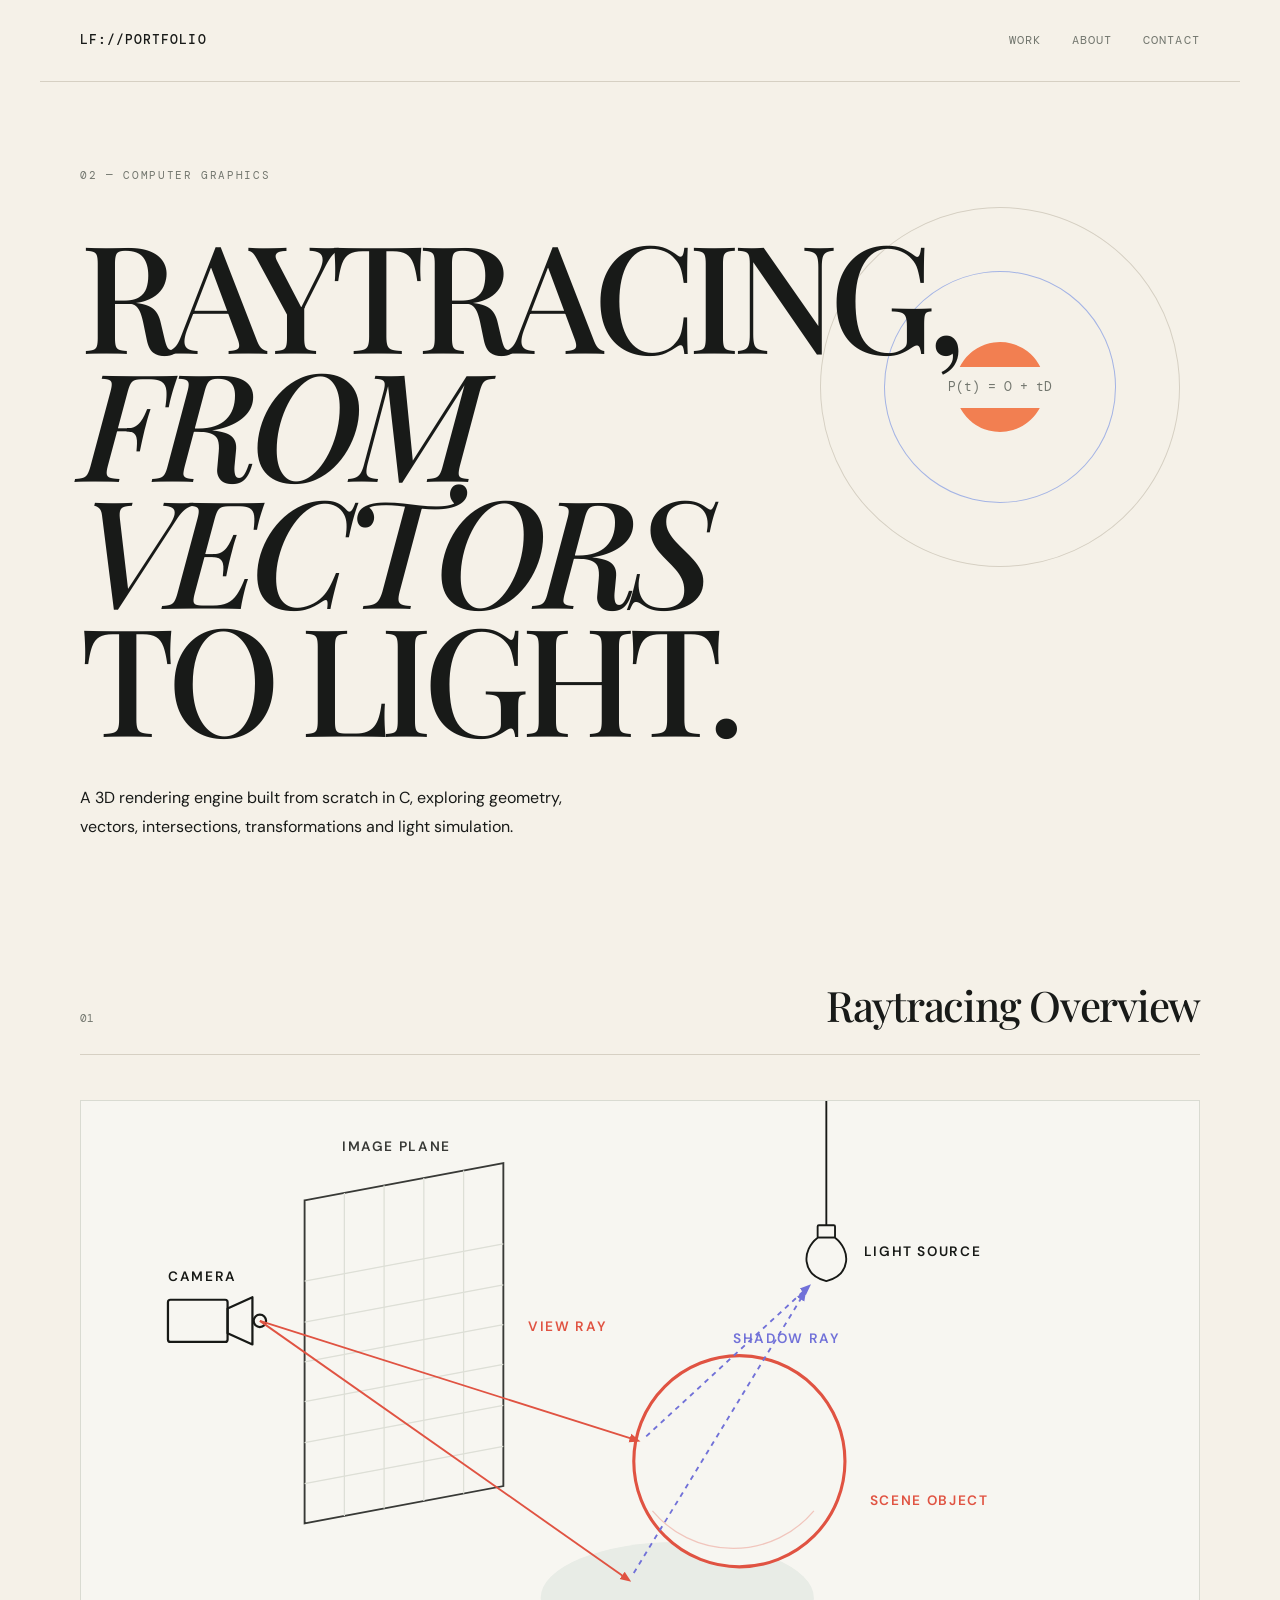
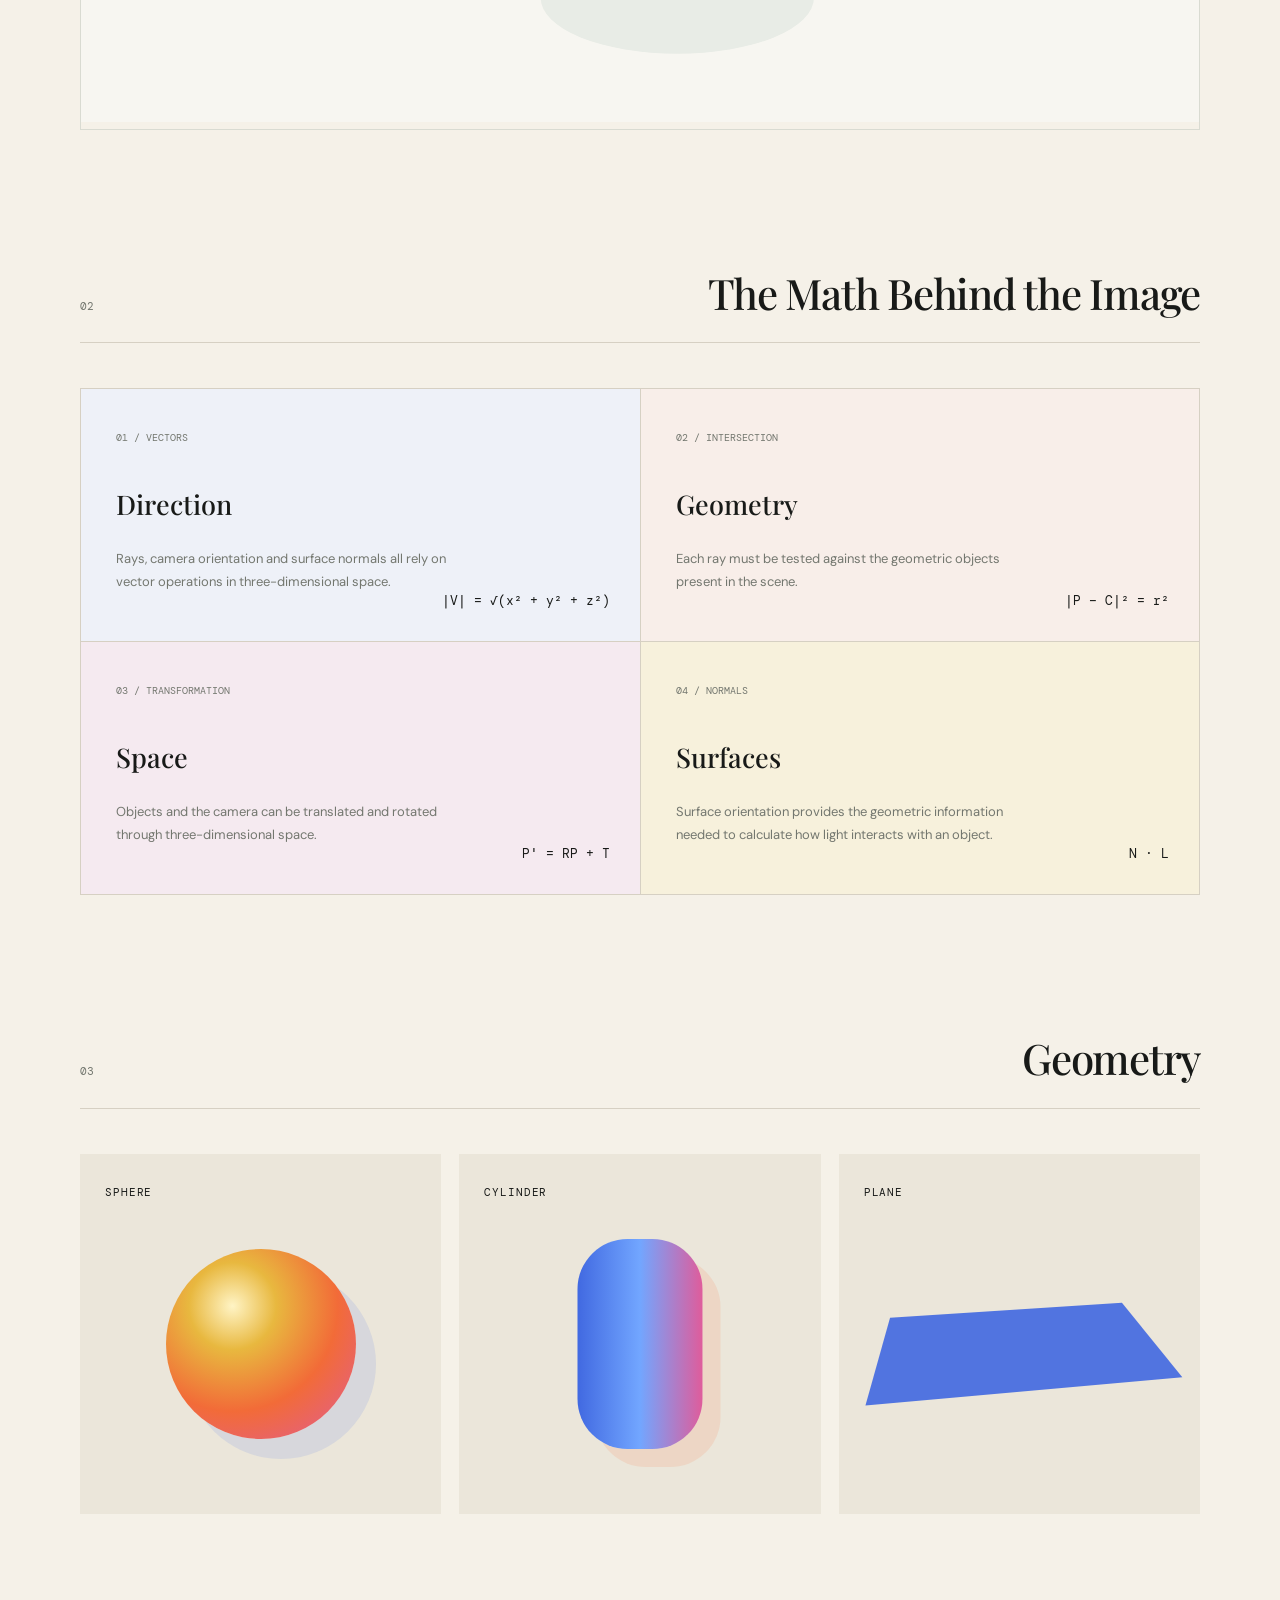
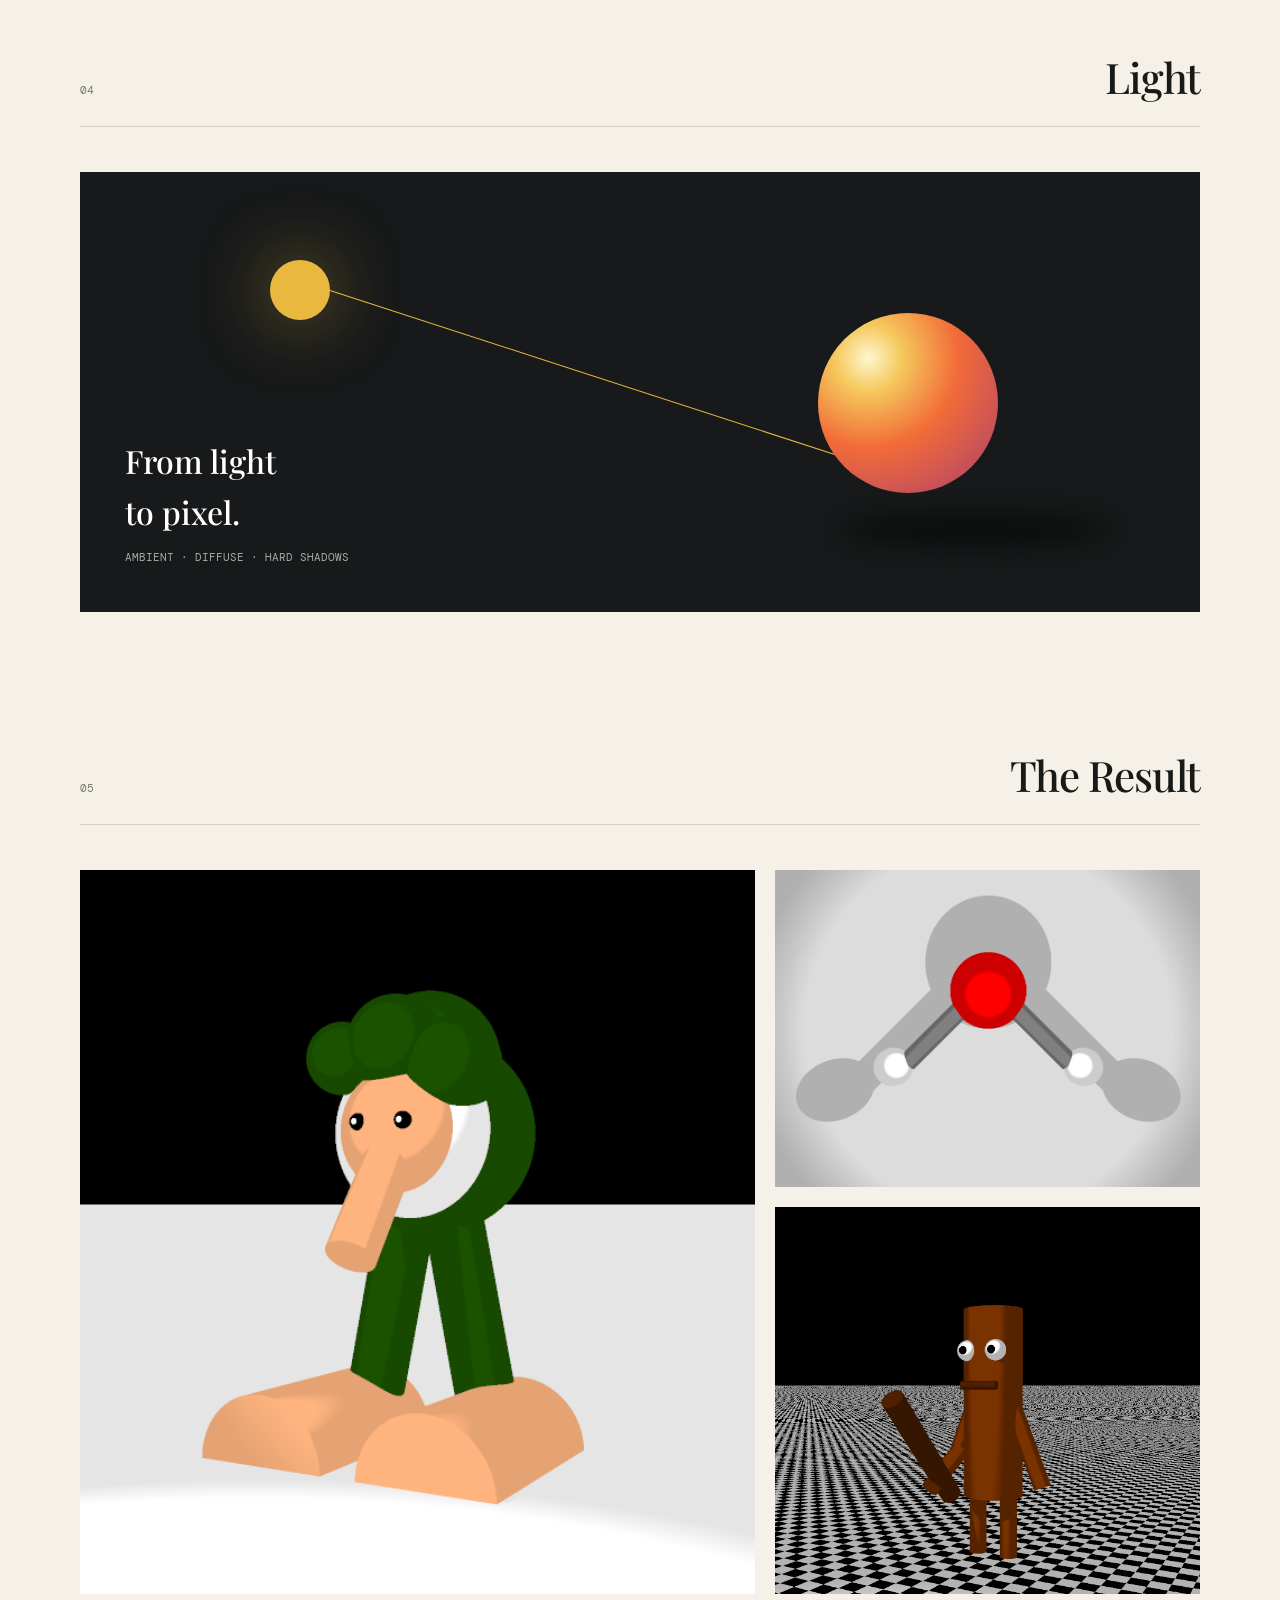
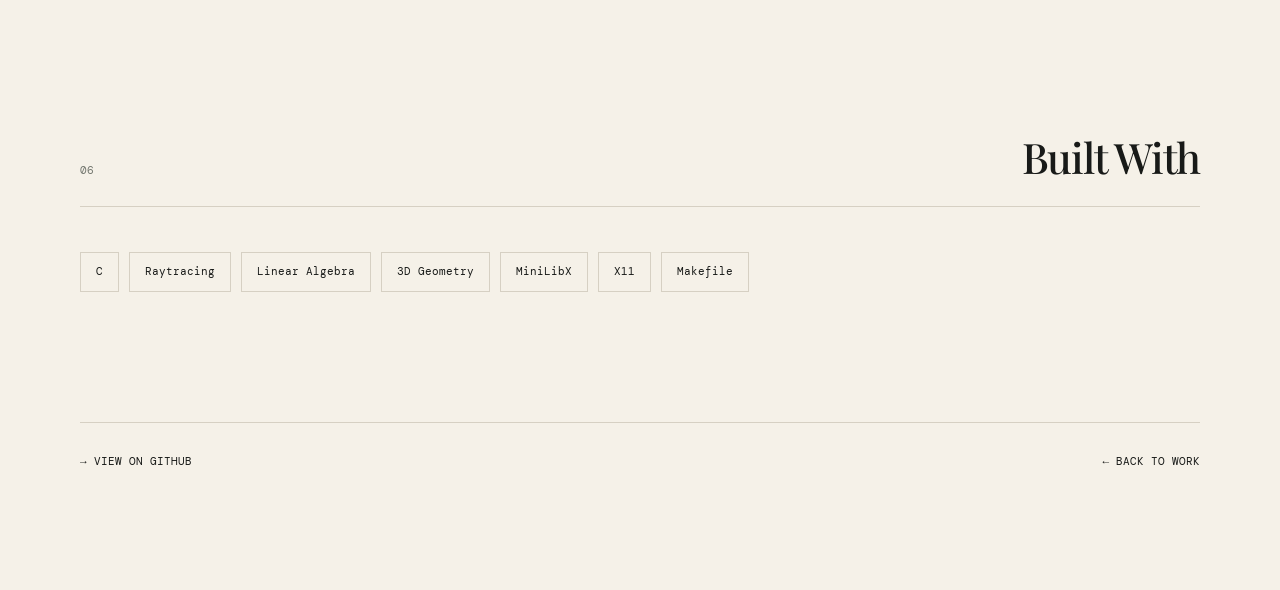
<file: projects/raytracer.html>
<!DOCTYPE html>
<html lang="en">
<head>
    <meta charset="UTF-8">
    <meta name="viewport" content="width=device-width, initial-scale=1.0">

    <title>miniRT — Louis Fourneau</title>

    <link rel="stylesheet" href="../style.css">

    <link rel="preconnect" href="https://fonts.googleapis.com">
    <link rel="preconnect" href="https://fonts.gstatic.com" crossorigin>

    <link
        href="https://fonts.googleapis.com/css2?family=DM+Mono:wght@400;500&family=DM+Sans:wght@400;500;600&family=Playfair+Display:wght@500;600&display=swap"
        rel="stylesheet"
    >

    <style>

        /* =====================================================
           miniRT — VISUAL IDENTITY
           ===================================================== */

        :root {
            --rt-bg: #f5f1e8;
            --rt-bg-soft: #ebe6da;

            --rt-text: #181a18;
            --rt-muted: #73776f;

            --rt-line: #d6d0c3;

            --rt-blue: #4169e1;
            --rt-orange: #f26b38;
            --rt-pink: #df5c9b;
            --rt-yellow: #e8b83f;

            --rt-serif: "Playfair Display", Georgia, serif;
            --rt-sans: "DM Sans", Arial, sans-serif;
            --rt-mono: "DM Mono", monospace;
        }


        /* =====================================================
           PAGE
           ===================================================== */

        body.raytracer-page {
            margin: 0;

            background: var(--rt-bg);
            color: var(--rt-text);

            font-family: var(--rt-sans);
        }

        .raytracer-page a {
            color: inherit;
            text-decoration: none;
        }


        /* =====================================================
           HEADER
           ===================================================== */

        .rt-header {
            max-width: 1200px;
            margin: 0 auto;

            padding: 30px 40px;

            display: flex;
            align-items: center;
            justify-content: space-between;

            border-bottom: 1px solid var(--rt-line);
        }

        .rt-brand {
            font-family: var(--rt-mono);
            font-size: 13px;
            font-weight: 500;

            letter-spacing: 0.08em;
        }

        .rt-nav {
            display: flex;
            gap: 30px;

            color: var(--rt-muted);

            font-family: var(--rt-mono);
            font-size: 11px;
            letter-spacing: 0.08em;
        }

        .rt-nav a:hover {
            color: var(--rt-text);
        }


        /* =====================================================
           MAIN
           ===================================================== */

        .rt-main {
            max-width: 1200px;
            margin: 0 auto;

            padding: 85px 40px 120px;
        }


        /* =====================================================
           HERO
           ===================================================== */

        .rt-kicker {
            margin-bottom: 45px;

            color: var(--rt-muted);

            font-family: var(--rt-mono);
            font-size: 11px;
            letter-spacing: 0.15em;
        }

        .rt-hero {
            position: relative;
            min-height: 560px;
        }

        .rt-hero-text {
            position: relative;
            z-index: 2;

            max-width: 720px;
        }

        .rt-title {
            margin: 0;

            font-family: var(--rt-serif);
            font-size: clamp(70px, 12vw, 150px);
            line-height: 0.85;
            font-weight: 500;

            letter-spacing: -0.06em;
        }

        .rt-title span {
            display: block;
        }

        .rt-title-accent {
            font-style: italic;
        }

        .rt-intro {
            max-width: 530px;
            margin-top: 45px;

            font-size: 16px;
            line-height: 1.8;
        }

        .rt-hero-equation {
            position: absolute;

            right: 20px;
            top: 40px;

            width: 360px;
            height: 360px;

            border: 1px solid var(--rt-line);
            border-radius: 50%;

            display: flex;
            align-items: center;
            justify-content: center;

            transform: rotate(-8deg);

            font-family: var(--rt-mono);
            font-size: 13px;
            color: var(--rt-muted);
        }

        .rt-hero-equation::before {
            content: "";

            position: absolute;

            width: 230px;
            height: 230px;

            border: 1px solid var(--rt-blue);
            border-radius: 50%;

            opacity: 0.45;
        }

        .rt-hero-equation::after {
            content: "";

            position: absolute;

            width: 90px;
            height: 90px;

            background: var(--rt-orange);

            border-radius: 50%;

            opacity: 0.85;
        }

        .rt-equation-text {
            position: relative;
            z-index: 2;

            background: var(--rt-bg);
            padding: 10px;

            transform: rotate(8deg);
        }


        /* =====================================================
           SECTION TITLES
           ===================================================== */

        .rt-section {
            margin-top: 130px;
        }

        .rt-section-header {
            display: flex;
            align-items: baseline;
            justify-content: space-between;

            margin-bottom: 45px;

            padding-bottom: 15px;

            border-bottom: 1px solid var(--rt-line);
        }

        .rt-section-number {
            color: var(--rt-muted);

            font-family: var(--rt-mono);
            font-size: 11px;
        }

        .rt-section-title {
            margin: 0;

            font-family: var(--rt-serif);
            font-size: 42px;
            font-weight: 500;
            letter-spacing: -0.03em;
        }


        /* =====================================================
           RAY SECTION
           ===================================================== */

        .ray-diagram {
            position: relative;

            min-height: 430px;

            border: 1px solid var(--rt-line);

            background: #f8f5ee;

            overflow: hidden;
        }

        .ray-camera {
            position: absolute;

            left: 12%;
            top: 50%;

            width: 28px;
            height: 28px;

            border: 2px solid var(--rt-text);
            border-radius: 50%;

            transform: translateY(-50%);
        }

        .ray-line {
            position: absolute;

            left: calc(12% + 28px);
            top: 50%;

            width: 54%;
            height: 1px;

            background: var(--rt-blue);

            transform-origin: left center;
            transform: rotate(-12deg);
        }

        .ray-point {
            position: absolute;

            left: 67%;
            top: 37%;

            width: 115px;
            height: 115px;

            border: 2px solid var(--rt-orange);
            border-radius: 50%;
        }

        .ray-point::after {
            content: "";

            position: absolute;

            left: 50%;
            top: 50%;

            width: 75px;
            height: 1px;

            background: var(--rt-orange);

            transform: translate(-50%, -50%) rotate(45deg);
        }

        .ray-normal {
            position: absolute;

            left: calc(67% + 57px);
            top: calc(37% + 115px);

            width: 1px;
            height: 105px;

            background: var(--rt-pink);
        }

        .ray-plane {
            position: absolute;

            left: 8%;
            right: 8%;
            bottom: 65px;

            height: 1px;

            background: var(--rt-text);

            transform: rotate(4deg);
        }

        .ray-label {
            position: absolute;

            font-family: var(--rt-mono);
            font-size: 10px;
            letter-spacing: 0.05em;
        }

        .ray-label.camera {
            left: 10%;
            top: calc(50% + 30px);
        }

        .ray-label.ray {
            left: 39%;
            top: 34%;

            color: var(--rt-blue);
        }

        .ray-label.intersection {
            left: 68%;
            top: calc(37% - 30px);

            color: var(--rt-orange);
        }

        .ray-label.normal {
            left: calc(67% + 70px);
            top: 62%;

            color: var(--rt-pink);
        }

        .ray-label.plane {
            right: 10%;
            bottom: 40px;
        }

        .ray-equation {
            position: absolute;

            left: 12%;
            bottom: 115px;

            font-family: var(--rt-mono);
            font-size: 15px;
        }


        /* =====================================================
           MATH GRID
           ===================================================== */

        .math-grid {
            display: grid;
            grid-template-columns: repeat(2, 1fr);

            border-top: 1px solid var(--rt-line);
            border-left: 1px solid var(--rt-line);
        }

        .math-card {
            min-height: 250px;
            padding: 35px;

            border-right: 1px solid var(--rt-line);
            border-bottom: 1px solid var(--rt-line);

            position: relative;
        }

        .math-card:nth-child(1) {
            background: #eef1f8;
        }

        .math-card:nth-child(2) {
            background: #f8eee9;
        }

        .math-card:nth-child(3) {
            background: #f5eaf0;
        }

        .math-card:nth-child(4) {
            background: #f7f1dc;
        }

        .math-number {
            color: var(--rt-muted);

            font-family: var(--rt-mono);
            font-size: 10px;
        }

        .math-card h3 {
            margin: 35px 0 20px;

            font-family: var(--rt-serif);
            font-size: 27px;
            font-weight: 500;
        }

        .math-card p {
            max-width: 360px;

            color: var(--rt-muted);

            font-size: 13px;
            line-height: 1.8;
        }

        .equation {
            position: absolute;

            right: 30px;
            bottom: 30px;

            font-family: var(--rt-mono);
            font-size: 13px;
        }


        /* =====================================================
           GEOMETRY
           ===================================================== */

        .geometry-grid {
            display: grid;
            grid-template-columns: repeat(3, 1fr);

            gap: 18px;
        }

        .geometry-card {
            min-height: 360px;

            position: relative;

            padding: 25px;

            background: var(--rt-bg-soft);

            overflow: hidden;
        }

        .geometry-label {
            position: relative;
            z-index: 3;

            font-family: var(--rt-mono);
            font-size: 11px;

            letter-spacing: 0.08em;
        }

        .geometry-shape {
            position: absolute;

            left: 50%;
            top: 53%;

            transform: translate(-50%, -50%);
        }

        .sphere-shape {
            width: 190px;
            height: 190px;

            border-radius: 50%;

            background:
                radial-gradient(
                    circle at 35% 30%,
                    #fff4c5 0%,
                    var(--rt-yellow) 24%,
                    var(--rt-orange) 58%,
                    var(--rt-pink) 100%
                );

            box-shadow:
                20px 20px 0 rgba(65, 105, 225, 0.12);
        }

        .cylinder-shape {
            width: 125px;
            height: 210px;

            border-radius: 50px;

            background:
                linear-gradient(
                    90deg,
                    var(--rt-blue),
                    #72a6ff,
                    var(--rt-pink)
                );

            box-shadow:
                18px 18px 0 rgba(242, 107, 56, 0.13);
        }

        .plane-shape {
            width: 270px;
            height: 150px;

            background: var(--rt-blue);

            transform:
                translate(-50%, -50%)
                perspective(400px)
                rotateX(58deg)
                rotateZ(-8deg);

            opacity: 0.9;
        }


        /* =====================================================
           LIGHTING
           ===================================================== */

        .lighting {
            position: relative;

            min-height: 440px;

            background: #17191a;

            overflow: hidden;

            color: white;
        }

        .light-source {
            position: absolute;

            left: 17%;
            top: 20%;

            width: 60px;
            height: 60px;

            background: var(--rt-yellow);
            border-radius: 50%;

            box-shadow:
                0 0 70px rgba(232, 184, 63, 0.5);
        }

        .light-ray {
            position: absolute;

            left: calc(17% + 60px);
            top: calc(20% + 30px);

            width: 48%;
            height: 1px;

            background: var(--rt-yellow);

            transform: rotate(18deg);
            transform-origin: left center;
        }

        .light-sphere {
            position: absolute;

            right: 18%;
            top: 32%;

            width: 180px;
            height: 180px;

            border-radius: 50%;

            background:
                radial-gradient(
                    circle at 28% 25%,
                    #fff7ce 0%,
                    #f5c85c 18%,
                    var(--rt-orange) 48%,
                    #a83e71 100%
                );
        }

        .light-shadow {
            position: absolute;

            right: 8%;
            bottom: 65px;

            width: 270px;
            height: 35px;

            border-radius: 50%;

            background: rgba(0, 0, 0, 0.45);

            filter: blur(12px);
        }

        .lighting-copy {
            position: absolute;

            left: 45px;
            bottom: 45px;
        }

        .lighting-copy h3 {
            margin: 0 0 12px;

            font-family: var(--rt-serif);
            font-size: 32px;
            font-weight: 500;
        }

        .lighting-copy p {
            margin: 0;

            color: #a8aca9;

            font-family: var(--rt-mono);
            font-size: 11px;
        }


        /* =====================================================
           RENDERS
           ===================================================== */

        .renders-grid {
            display: grid;
            grid-template-columns: 1.35fr 0.85fr;

            gap: 20px;
        }

        .render {
            overflow: hidden;

            background: var(--rt-bg-soft);
        }

        .render.large {
            grid-row: span 2;
        }

        .render img {
            display: block;

            width: 100%;
            height: 100%;

            object-fit: cover;
        }

        .render-placeholder {
            min-height: 260px;

            display: flex;
            align-items: center;
            justify-content: center;

            color: var(--rt-muted);

            font-family: var(--rt-mono);
            font-size: 11px;
        }


        /* =====================================================
           STACK
           ===================================================== */

        .rt-stack {
            display: flex;
            flex-wrap: wrap;
            gap: 10px;
        }

        .rt-tag {
            padding: 10px 15px;

            border: 1px solid var(--rt-line);

            font-family: var(--rt-mono);
            font-size: 11px;
        }


        /* =====================================================
           FOOTER
           ===================================================== */

        .rt-footer {
            margin-top: 130px;
            padding-top: 30px;

            border-top: 1px solid var(--rt-line);

            display: flex;
            justify-content: space-between;
            align-items: center;

            font-family: var(--rt-mono);
            font-size: 11px;
        }

        .rt-github {
            color: var(--rt-blue);
        }

        .rt-back {
            color: var(--rt-muted);
        }

        .rt-github:hover,
        .rt-back:hover {
            color: var(--rt-text);
        }


        /* =====================================================
           RESPONSIVE
           ===================================================== */

        @media (max-width: 850px) {

            .rt-header {
                padding: 25px 20px;
            }

            .rt-main {
                padding: 65px 20px 80px;
            }

            .rt-hero {
                min-height: 0;
            }

            .rt-hero-equation {
                position: relative;

                right: auto;
                top: auto;

                margin: 70px auto 0;

                width: 260px;
                height: 260px;
            }

            .math-grid {
                grid-template-columns: 1fr;
            }

            .geometry-grid {
                grid-template-columns: 1fr;
            }

            .renders-grid {
                grid-template-columns: 1fr;
            }

            .render.large {
                grid-row: auto;
            }

            .lighting-copy {
                left: 25px;
                bottom: 25px;
            }

            .rt-footer {
                flex-direction: column;
                align-items: flex-start;
                gap: 20px;
            }
        }

    </style>
</head>


<body class="raytracer-page">


    <!-- =====================================================
         HEADER
         ===================================================== -->

    <header class="rt-header">

        <a href="../index.html" class="rt-brand">
            LF://PORTFOLIO
        </a>

        <nav class="rt-nav">
            <a href="../index.html#work">WORK</a>
            <a href="../index.html#about">ABOUT</a>
            <a href="../index.html#contact">CONTACT</a>
        </nav>

    </header>


    <!-- =====================================================
         MAIN
         ===================================================== -->

    <main class="rt-main">


        <!-- =================================================
             HERO
             ================================================= -->

        <section class="rt-hero">

            <div class="rt-kicker">
                02 — COMPUTER GRAPHICS
            </div>

            <div class="rt-hero-text">

                <h1 class="rt-title">
                    <span>RAYTRACING,</span>
                    <span class="rt-title-accent">
                        FROM VECTORS
                    </span>
                    <span>TO LIGHT.</span>
                </h1>

                <p class="rt-intro">
                    A 3D rendering engine built from scratch in C,
                    exploring geometry, vectors, intersections,
                    transformations and light simulation.
                </p>

            </div>


            <div class="rt-hero-equation">

                <div class="rt-equation-text">
                    P(t) = O + tD
                </div>

            </div>

        </section>


        <!-- =================================================
             THE RAY
             ================================================= -->
	     <section class="rt-section">
    <div class="rt-section-header">
        <span class="rt-section-number">01</span>
        <h2 class="rt-section-title">Raytracing Overview</h2>
    </div>

    <div class="ray-diagram-container" style="border: 1px solid var(--line); margin-top: 24px;">
	    <svg xmlns="http://www.w3.org/2000/svg" viewBox="0 0 900 500" width="100%" height="auto" style="background-color: #f7f6f1; font-family: 'DM Sans', sans-serif;">

  <!-- DEFINITIONS & MARKERS -->
  <defs>
    <!-- Red Arrow Head for View Rays -->
    <marker id="arrow-red" viewBox="0 0 10 10" refX="6" refY="5" markerWidth="6" markerHeight="6" orient="auto-start-reverse">
      <path d="M 0 1 L 10 5 L 0 9 z" fill="#e05342"/>
    </marker>
    <!-- Purple Arrow Head for Shadow Rays -->
    <marker id="arrow-purple" viewBox="0 0 10 10" refX="6" refY="5" markerWidth="6" markerHeight="6" orient="auto-start-reverse">
      <path d="M 0 1 L 10 5 L 0 9 z" fill="#7171d8"/>
    </marker>
  </defs>

  <!-- 1. GROUND / SCENE SHADOW -->
  <ellipse cx="480" cy="400" rx="110" ry="45" fill="#e8ece6" />

  <!-- 2. CAMERA -->
  <g id="camera">
    <!-- Camera Body -->
    <rect x="70" y="160" width="48" height="34" rx="2" fill="none" stroke="#171916" stroke-width="1.8" />
    <path d="M 118 167 L 138 158 L 138 196 L 118 187 Z" fill="none" stroke="#171916" stroke-width="1.8" stroke-linejoin="round" />
    <!-- Lens -->
    <circle cx="144" cy="177" r="5" fill="none" stroke="#171916" stroke-width="1.8" />
    <text x="70" y="145" font-size="11" font-weight="600" letter-spacing="0.12em" fill="#171916">CAMERA</text>
  </g>

  <!-- 3. IMAGE PLANE / GRID -->
  <g id="image-plane" opacity="0.85">
    <!-- Outer Border -->
    <polygon points="180,80 340,50 340,310 180,340" fill="#f7f6f1" stroke="#171916" stroke-width="1.5" />
    <!-- Perspective Grid Lines (Verticals) -->
    <path d="
      M 212,74 L 212,334
      M 244,68 L 244,328
      M 276,62 L 276,322
      M 308,56 L 308,316
    " stroke="#d9dbd2" stroke-width="1" />
    <!-- Perspective Grid Lines (Horizontals) -->
    <path d="
      M 180,1125 L 340,825
      M 180,145 L 340,115
      M 180,178 L 340,148
      M 180,210 L 340,180
      M 180,242 L 340,212
      M 180,275 L 340,245
      M 180,308 L 340,278
    " stroke="#d9dbd2" stroke-width="1" />
    <text x="210" y="40" font-size="11" font-weight="600" letter-spacing="0.12em" fill="#171916">IMAGE PLANE</text>
  </g>

  <!-- 4. LIGHT SOURCE -->
  <g id="light-source">
    <!-- Wire to top -->
    <line x1="600" y1="0" x2="600" y2="100" stroke="#171916" stroke-width="1.5" />
    <!-- Bulb socket -->
    <rect x="593" y="100" width="14" height="10" rx="1" fill="none" stroke="#171916" stroke-width="1.5" />
    <!-- Bulb contour -->
    <path d="M 593 110 C 580 120, 580 140, 600 145 C 620 140, 620 120, 607 110 Z" fill="#f7f6f1" stroke="#171916" stroke-width="1.5" />
    <text x="630" y="125" font-size="11" font-weight="600" letter-spacing="0.12em" fill="#171916">LIGHT SOURCE</text>
  </g>

  <!-- 5. SCENE OBJECT (SPHERE) -->
  <g id="sphere">
    <circle cx="530" cy="290" r="85" fill="#f7f6f1" stroke="#e05342" stroke-width="2.5" />
    <!-- Minimalist Shading Arc -->
    <path d="M 460 330 A 85 85 0 0 0 590 330" fill="none" stroke="#e05342" stroke-width="1" opacity="0.3" />
    <text x="635" y="325" font-size="11" font-weight="600" letter-spacing="0.12em" fill="#e05342">SCENE OBJECT</text>
  </g>

  <!-- 6. RAYS -->
  <!-- View Rays (Red) -->
  <g id="view-rays">
    <!-- Primary View Ray to Sphere Surface -->
    <line x1="144" y1="177" x2="447" y2="273" stroke="#e05342" stroke-width="1.5" marker-end="url(#arrow-red)" />
    <!-- Secondary View Ray to Shadow Point -->
    <line x1="144" y1="177" x2="440" y2="385" stroke="#e05342" stroke-width="1.5" marker-end="url(#arrow-red)" />
    <!-- View Ray Label -->
    <text x="360" y="185" font-size="11" font-weight="600" letter-spacing="0.12em" fill="#e05342">VIEW RAY</text>
  </g>

  <!-- Shadow Rays (Purple) -->
  <g id="shadow-rays">
    <!-- Surface to Light -->
    <line x1="455" y1="270" x2="585" y2="150" stroke="#7171d8" stroke-width="1.5" stroke-dasharray="4,4" marker-end="url(#arrow-purple)" />
    <!-- Shadow Point to Light -->
    <line x1="445" y1="380" x2="582" y2="155" stroke="#7171d8" stroke-width="1.5" stroke-dasharray="4,4" marker-end="url(#arrow-purple)" />
    <!-- Shadow Ray Label -->
    <text x="525" y="195" font-size="11" font-weight="600" letter-spacing="0.12em" fill="#7171d8">SHADOW RAY</text>
  </g>

</svg>

    </div>
</section>

        <!-- =================================================
             THE MATH
             ================================================= -->

        <section class="rt-section">

            <div class="rt-section-header">

                <span class="rt-section-number">
                    02
                </span>

                <h2 class="rt-section-title">
                    The Math Behind the Image
                </h2>

            </div>


            <div class="math-grid">


                <article class="math-card">

                    <span class="math-number">
                        01 / VECTORS
                    </span>

                    <h3>
                        Direction
                    </h3>

                    <p>
                        Rays, camera orientation and surface
                        normals all rely on vector operations
                        in three-dimensional space.
                    </p>

                    <span class="equation">
                        |V| = √(x² + y² + z²)
                    </span>

                </article>


                <article class="math-card">

                    <span class="math-number">
                        02 / INTERSECTION
                    </span>

                    <h3>
                        Geometry
                    </h3>

                    <p>
                        Each ray must be tested against the
                        geometric objects present in the scene.
                    </p>

                    <span class="equation">
                        |P − C|² = r²
                    </span>

                </article>


                <article class="math-card">

                    <span class="math-number">
                        03 / TRANSFORMATION
                    </span>

                    <h3>
                        Space
                    </h3>

                    <p>
                        Objects and the camera can be translated
                        and rotated through three-dimensional space.
                    </p>

                    <span class="equation">
                        P' = RP + T
                    </span>

                </article>


                <article class="math-card">

                    <span class="math-number">
                        04 / NORMALS
                    </span>

                    <h3>
                        Surfaces
                    </h3>

                    <p>
                        Surface orientation provides the geometric
                        information needed to calculate how light
                        interacts with an object.
                    </p>

                    <span class="equation">
                        N · L
                    </span>

                </article>

            </div>

        </section>


        <!-- =================================================
             GEOMETRY
             ================================================= -->

        <section class="rt-section">

            <div class="rt-section-header">

                <span class="rt-section-number">
                    03
                </span>

                <h2 class="rt-section-title">
                    Geometry
                </h2>

            </div>


            <div class="geometry-grid">


                <!-- SPHERE -->

                <article class="geometry-card">

                    <span class="geometry-label">
                        SPHERE
                    </span>

                    <div class="geometry-shape sphere-shape"></div>

                </article>


                <!-- CYLINDER -->

                <article class="geometry-card">

                    <span class="geometry-label">
                        CYLINDER
                    </span>

                    <div class="geometry-shape cylinder-shape"></div>

                </article>


                <!-- PLANE -->

                <article class="geometry-card">

                    <span class="geometry-label">
                        PLANE
                    </span>

                    <div class="geometry-shape plane-shape"></div>

                </article>

            </div>

        </section>


        <!-- =================================================
             LIGHT
             ================================================= -->

        <section class="rt-section">

            <div class="rt-section-header">

                <span class="rt-section-number">
                    04
                </span>

                <h2 class="rt-section-title">
                    Light
                </h2>

            </div>


            <div class="lighting">

                <div class="light-source"></div>

                <div class="light-ray"></div>

                <div class="light-sphere"></div>

                <div class="light-shadow"></div>


                <div class="lighting-copy">

                    <h3>
                        From light<br>
                        to pixel.
                    </h3>

                    <p>
                        AMBIENT · DIFFUSE · HARD SHADOWS
                    </p>

                </div>

            </div>

        </section>


        <!-- =================================================
             RENDERS
             ================================================= -->

        <section class="rt-section">

            <div class="rt-section-header">

                <span class="rt-section-number">
                    05
                </span>

                <h2 class="rt-section-title">
                    The Result
                </h2>

            </div>


            <div class="renders-grid">


                <!--
                    Replace these placeholders with your
                    actual miniRT renders.

                    Example:

                    <img
                        src="../images/raytracer-01.png"
                        alt="miniRT render"
                    >
                -->


                <div class="render large">
                    <img
                        src="../images/br.png"
                        alt="miniRT render"
                    >
                </div>


                <div class="render">
                    <img
                        src="../images/water.png"
                        alt="miniRT render"
                    >
                </div>


                <div class="render">
                    <img
                        src="../images/tung.png"
                        alt="miniRT render"
                    >
                </div>

                </div>

            </div>

        </section>


        <!-- =================================================
             STACK
             ================================================= -->

        <section class="rt-section">

            <div class="rt-section-header">

                <span class="rt-section-number">
                    06
                </span>

                <h2 class="rt-section-title">
                    Built With
                </h2>

            </div>


            <div class="rt-stack">

                <span class="rt-tag">C</span>
                <span class="rt-tag">Raytracing</span>
                <span class="rt-tag">Linear Algebra</span>
                <span class="rt-tag">3D Geometry</span>
                <span class="rt-tag">MiniLibX</span>
                <span class="rt-tag">X11</span>
                <span class="rt-tag">Makefile</span>

            </div>

        </section>


        <!-- =================================================
             FOOTER
             ================================================= -->

        <footer class="rt-footer">

            <a
                href="https://github.com/lfourneau/minirt"
                target="_blank"
                rel="noopener noreferrer"
                class="rt-github"
            >
                → VIEW ON GITHUB
            </a>

            <a
                href="../index.html#work"
                class="rt-back"
            >
                ← BACK TO WORK
            </a>

        </footer>


    </main>

</body>
</html>
</file>
<file: style.css>
:root {

    --paper: #f7f6f1;

    --ink: #171916;

    --muted: #6c7069;

    --line: #d9dbd2;

    --green: #173f32;

    --green-light: #e8ece6;

    --serif:
        "Playfair Display",
        Georgia,
        serif;

    --sans:
        "DM Sans",
        Arial,
        sans-serif;

    --max-width: 1180px;
}


/* RESET */

* {
    box-sizing: border-box;
}

html {
    scroll-behavior: smooth;
}

body {

    margin: 0;

    background: var(--paper);

    color: var(--ink);

    font-family: var(--sans);

    font-size: 15px;

    line-height: 1.6;
}

a {
    color: inherit;
    text-decoration: none;
}


/* HEADER */

.site-header {

    width: min(
        calc(100% - 64px),
        var(--max-width)
    );

    margin: 0 auto;

    padding: 28px 0;

    display: flex;

    justify-content: space-between;

    align-items: center;

    border-bottom: 1px solid var(--line);
}

.brand {

    font-size: 12px;

    font-weight: 600;

    letter-spacing: .12em;
}

nav {

    display: flex;

    gap: 30px;
}

nav a {

    color: var(--muted);

    font-size: 12px;

    text-transform: uppercase;

    letter-spacing: .1em;

    transition: color .2s ease;
}

nav a:hover {

    color: var(--green);
}


/* GENERIC */

.eyebrow {

    margin: 0 0 22px;

    color: var(--green);

    font-size: 10px;

    font-weight: 600;

    letter-spacing: .16em;

    text-transform: uppercase;
}


/* HERO */

.hero {

    width: min(
        calc(100% - 64px),
        var(--max-width)
    );

    min-height: 68vh;

    margin: 0 auto;

    padding: 120px 0 100px;

    display: flex;

    flex-direction: column;

    justify-content: center;
}

.hero h1 {

    max-width: 900px;

    margin: 0;

    font-size: clamp(
        68px,
        11vw,
        150px
    );

    font-weight: 500;

    letter-spacing: -.065em;

    line-height: .9;
}

.hero h1 em {

    font-family: var(--serif);

    font-weight: 400;
}

.hero-copy {

    max-width: 520px;

    margin: 42px 0 30px;

    color: var(--muted);

    font-size: 17px;

    line-height: 1.65;
}

.text-link {

    width: fit-content;

    color: var(--green);

    font-size: 12px;

    font-weight: 600;

    letter-spacing: .04em;
}

.text-link span {

    margin-left: 8px;
}


/* SECTIONS */

.section {

    width: min(
        calc(100% - 64px),
        var(--max-width)
    );

    margin: 0 auto;

    padding: 100px 0;
}

.section-heading {

    display: flex;

    justify-content: space-between;

    align-items: baseline;

    gap: 30px;

    padding-bottom: 22px;

    border-bottom: 1px solid var(--line);
}

.section-note {

    margin: 0;

    color: var(--muted);

    font-size: 12px;
}


/* PROJECTS */

.project-grid {

    display: grid;

    grid-template-columns:
        repeat(2, minmax(0, 1fr));

    gap: 64px 28px;

    padding-top: 42px;
}

.project-card {

    display: block;

    min-width: 0;
}

.project-card-large {

    grid-column: 1 / -1;
}

.project-image {
    width: 100%;
    aspect-ratio: 16 / 9;
    margin-bottom: 20px;
    object-fit: cover;
    display: block;
}

.project-card:not(.project-card-large)
.project-image {

    aspect-ratio: 4 / 3;
}

.placeholder {

    display: grid;

    place-items: center;

    color: #92968d;

    border: 1px solid var(--line);
}

.placeholder span {

    font-size: 10px;

    letter-spacing: .13em;
}


/* PROJECT INFORMATION */

.project-meta {

    display: flex;

    justify-content: space-between;

    align-items: center;

    margin-bottom: 7px;
}

.project-number {

    color: var(--green);

    font-family: var(--serif);

    font-size: 14px;

    font-style: italic;
}

.project-type {

    color: var(--muted);

    font-size: 9px;

    font-weight: 600;

    letter-spacing: .13em;
}

.project-card h2 {

    margin: 0 0 7px;

    font-family: var(--serif);

    font-size: clamp(
        30px,
        4vw,
        48px
    );

    font-weight: 400;

    line-height: 1.1;
}

.project-card:not(.project-card-large) h2 {

    font-size: 34px;
}

.project-card p {

    max-width: 650px;

    margin: 0;

    color: var(--muted);

    font-size: 14px;
}

.project-card:hover h2 {

    color: var(--green);
}


/* TAGS */

.tags {

    display: flex;

    flex-wrap: wrap;

    gap: 7px;

    margin-top: 16px;
}

.tags span {

    padding: 4px 9px;

    border: 1px solid var(--line);

    color: var(--green);

    font-size: 9px;

    font-weight: 600;

    letter-spacing: .08em;

    text-transform: uppercase;
}


/* OTHER PROJECTS */

.project-card-other {

    min-height: 300px;

    padding: 38px;

    background: var(--green);

    color: var(--paper);

    display: flex;

    align-items: flex-end;
}

.other-project-content {

    width: 100%;
}

.project-card-other
.project-number {

    color: #dce6df;
}

.project-card-other
.eyebrow {

    color: #dce6df;
}

.project-card-other h2 {

    color: var(--paper);

    margin: 0 0 8px;
}

.project-card-other p {

    color: #cbd5cf;
}


/* ABOUT */

.about-section {

    display: grid;

    grid-template-columns: 1fr 2fr;

    gap: 60px;

    border-top: 1px solid var(--line);
}

.about-section
.section-heading {

    display: block;

    padding: 0;

    border: 0;
}

.about-content {

    max-width: 780px;
}

.about-lead {

    margin: 0 0 30px;

    font-family: var(--serif);

    font-size: clamp(
        30px,
        4vw,
        48px
    );

    line-height: 1.2;
}

.about-body {

    max-width: 620px;

    margin: 0;

    color: var(--muted);

    font-size: 15px;
}


/* TECHNOLOGIES */

.tech-section {

    border-top: 1px solid var(--line);
}

.tech-list {

    padding-top: 10px;
}

.tech-row {

    display: grid;

    grid-template-columns:
        70px
        250px
        1fr;

    gap: 20px;

    padding: 24px 0;

    border-bottom: 1px solid var(--line);

    align-items: baseline;
}

.tech-index {

    color: var(--green);

    font-family: var(--serif);

    font-style: italic;
}

.tech-category {

    font-size: 10px;

    font-weight: 600;

    letter-spacing: .12em;
}

.tech-items {

    color: var(--muted);

    font-size: 14px;
}


/* FOOTER */

.site-footer {

    width: min(
        calc(100% - 64px),
        var(--max-width)
    );

    margin: 0 auto;

    padding: 100px 0 30px;

    border-top: 1px solid var(--line);

    display: grid;

    grid-template-columns: 1fr auto;

    gap: 50px;
}

.site-footer h2 {

    margin: 0;

    font-family: var(--serif);

    font-size: clamp(
        42px,
        6vw,
        76px
    );

    font-weight: 400;

    line-height: 1;
}

.footer-links {

    display: flex;

    flex-direction: column;

    align-items: flex-end;

    gap: 9px;

    font-size: 12px;

    font-weight: 600;
}

.footer-links a:hover {

    color: var(--green);
}

.copyright {

    grid-column: 1 / -1;

    margin: 50px 0 0;

    color: var(--muted);

    font-size: 10px;
}

.project-card-large .project-image {
    width: 100%;
    height: auto;
    aspect-ratio: 16 / 9;
    object-fit: cover;
}

/* WRITING */

.writing-list {
    padding-top: 42px;

    display: grid;

    grid-template-columns:
        repeat(2, minmax(0, 1fr));

    gap: 28px;
}

.writing-item {

    display: block;

    min-width: 0;

    padding-bottom: 28px;

    border-bottom: 1px solid var(--line);

    transition: color .2s ease;
}

.writing-item:hover h2 {
    color: var(--green);
}

.writing-meta {

    display: flex;

    justify-content: space-between;

    align-items: center;

    margin-bottom: 18px;
}

.writing-number {

    color: var(--green);

    font-family: var(--serif);

    font-size: 14px;

    font-style: italic;
}

.writing-source {

    color: var(--muted);

    font-size: 9px;

    font-weight: 600;

    letter-spacing: .13em;
}

.writing-item h2 {

    margin: 0 0 12px;

    font-family: var(--serif);

    font-size: 34px;

    font-weight: 400;

    line-height: 1.1;
}

.writing-item h2 span {

    font-family: var(--sans);

    font-size: 15px;

    margin-left: 5px;
}

.writing-item p {

    max-width: 500px;

    margin: 0;

    color: var(--muted);

    font-size: 14px;

    line-height: 1.6;
}

.writing-intro {
    max-width: 620px;
    margin: 32px 0 0;
    color: var(--muted);
    font-size: 15px;
    line-height: 1.65;
}

.writing-intro-grid {
    padding-top: 32px;
    border-bottom: 1px solid var(--line);
    padding-bottom: 32px;
}

.writing-intro-lead {
    margin: 0;
    font-family: var(--serif);
    color: var(--muted);
    align: justify;
    font-size: 17px;
    line-height: 1.35;
}

/* MOBILE */

@media (max-width: 760px) {

    .site-header,
    .hero,
    .section,
    .site-footer {

        width: min(
            calc(100% - 36px),
            var(--max-width)
        );
    }


    .site-header {

        padding: 20px 0;
    }


    nav {

        gap: 15px;
    }


    .hero {

        min-height: 72vh;

        padding: 80px 0;
    }


    .hero h1 {

        font-size:
            clamp(
                58px,
                17vw,
                100px
            );
    }


    .section {

        padding: 70px 0;
    }


    .section-heading {

        display: block;
    }


    .section-note {

        margin-top: 10px;
    }


    .project-grid {

        grid-template-columns: 1fr;

        gap: 50px;
    }


    .project-card-large {

        grid-column: auto;
    }


    .about-section {

        grid-template-columns: 1fr;

        gap: 30px;
    }


    .tech-row {

        grid-template-columns:
            45px
            1fr;

        gap: 8px 15px;
    }


    .tech-items {

        grid-column: 2;
    }


    .site-footer {

        grid-template-columns: 1fr;

        padding-top: 70px;
    }


    .footer-links {

        align-items: flex-start;
    }

    .writing-list {
        grid-template-columns: 1fr; /* Ensures articles stack vertically on mobile */
        gap: 20px;
    }

    .writing-item {
        padding: 20px 16px; /* Adds top/bottom and left/right internal padding */
    }
}
</file>
